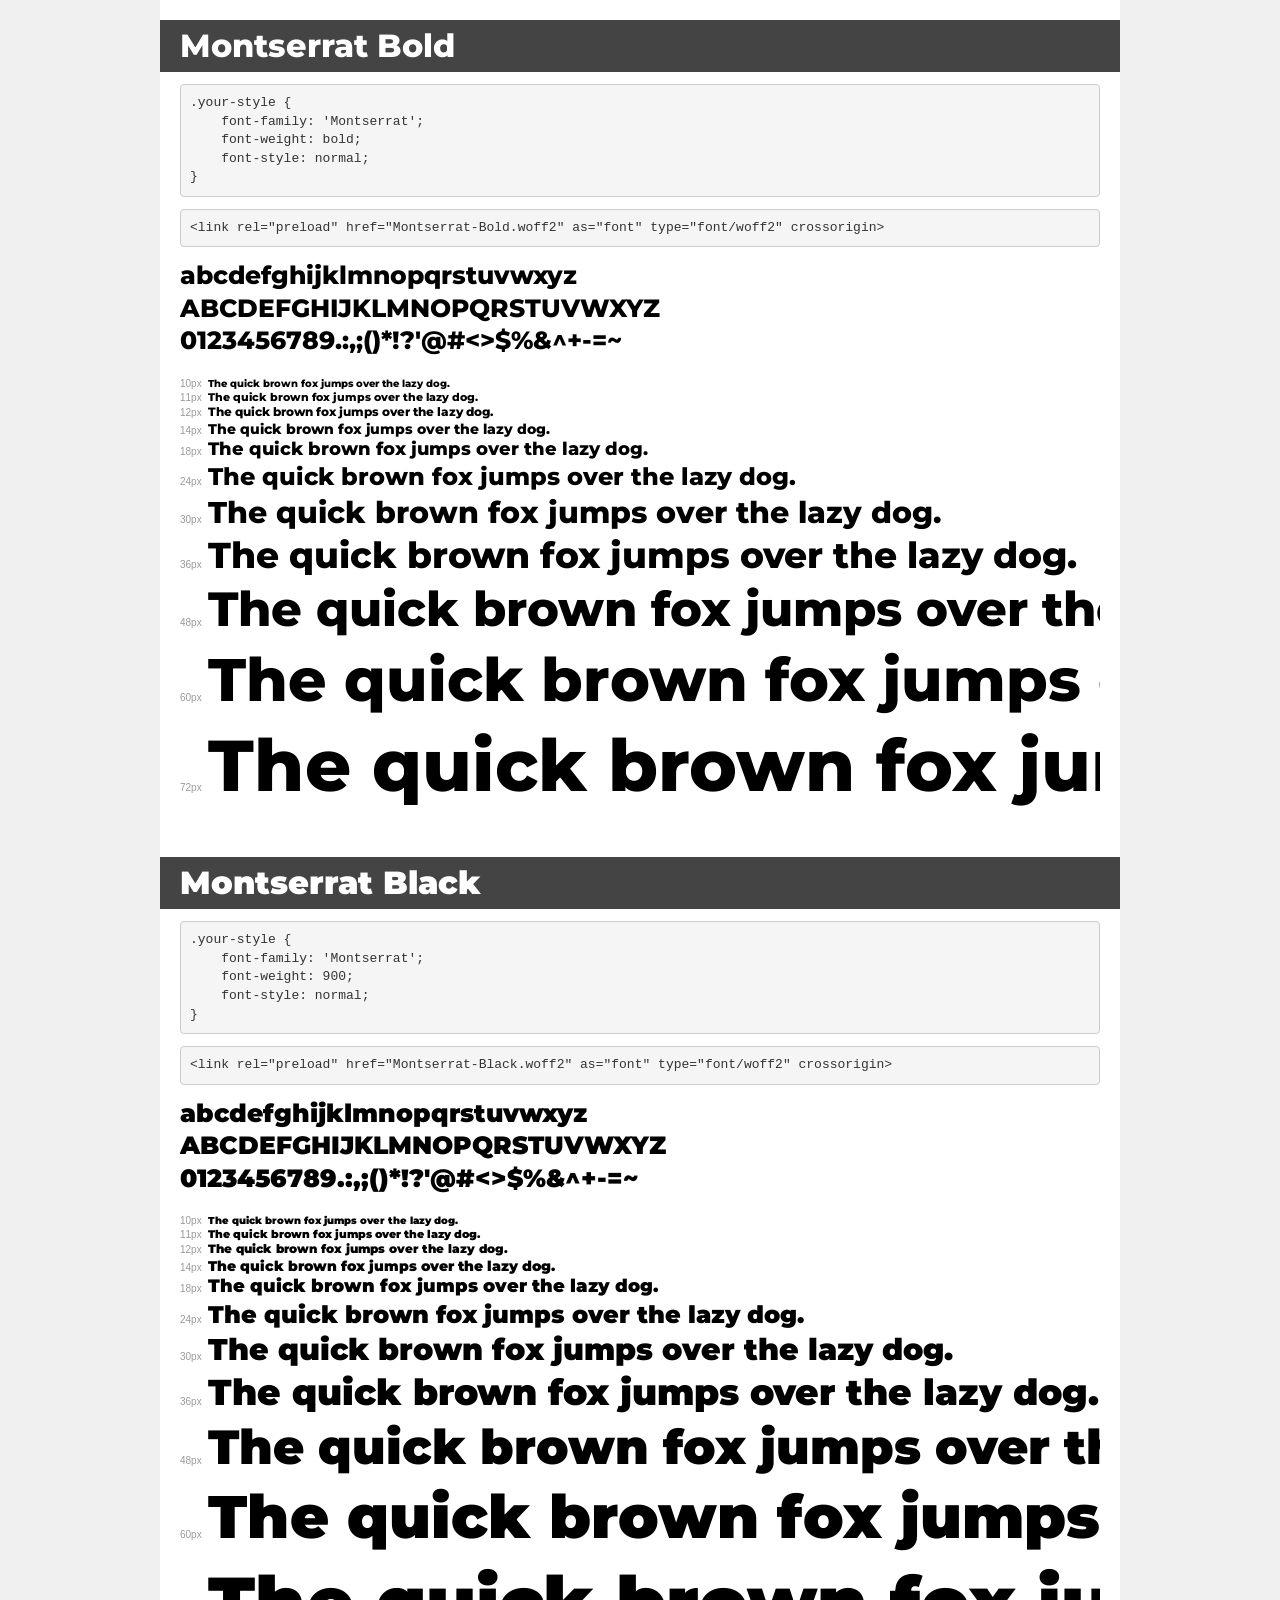
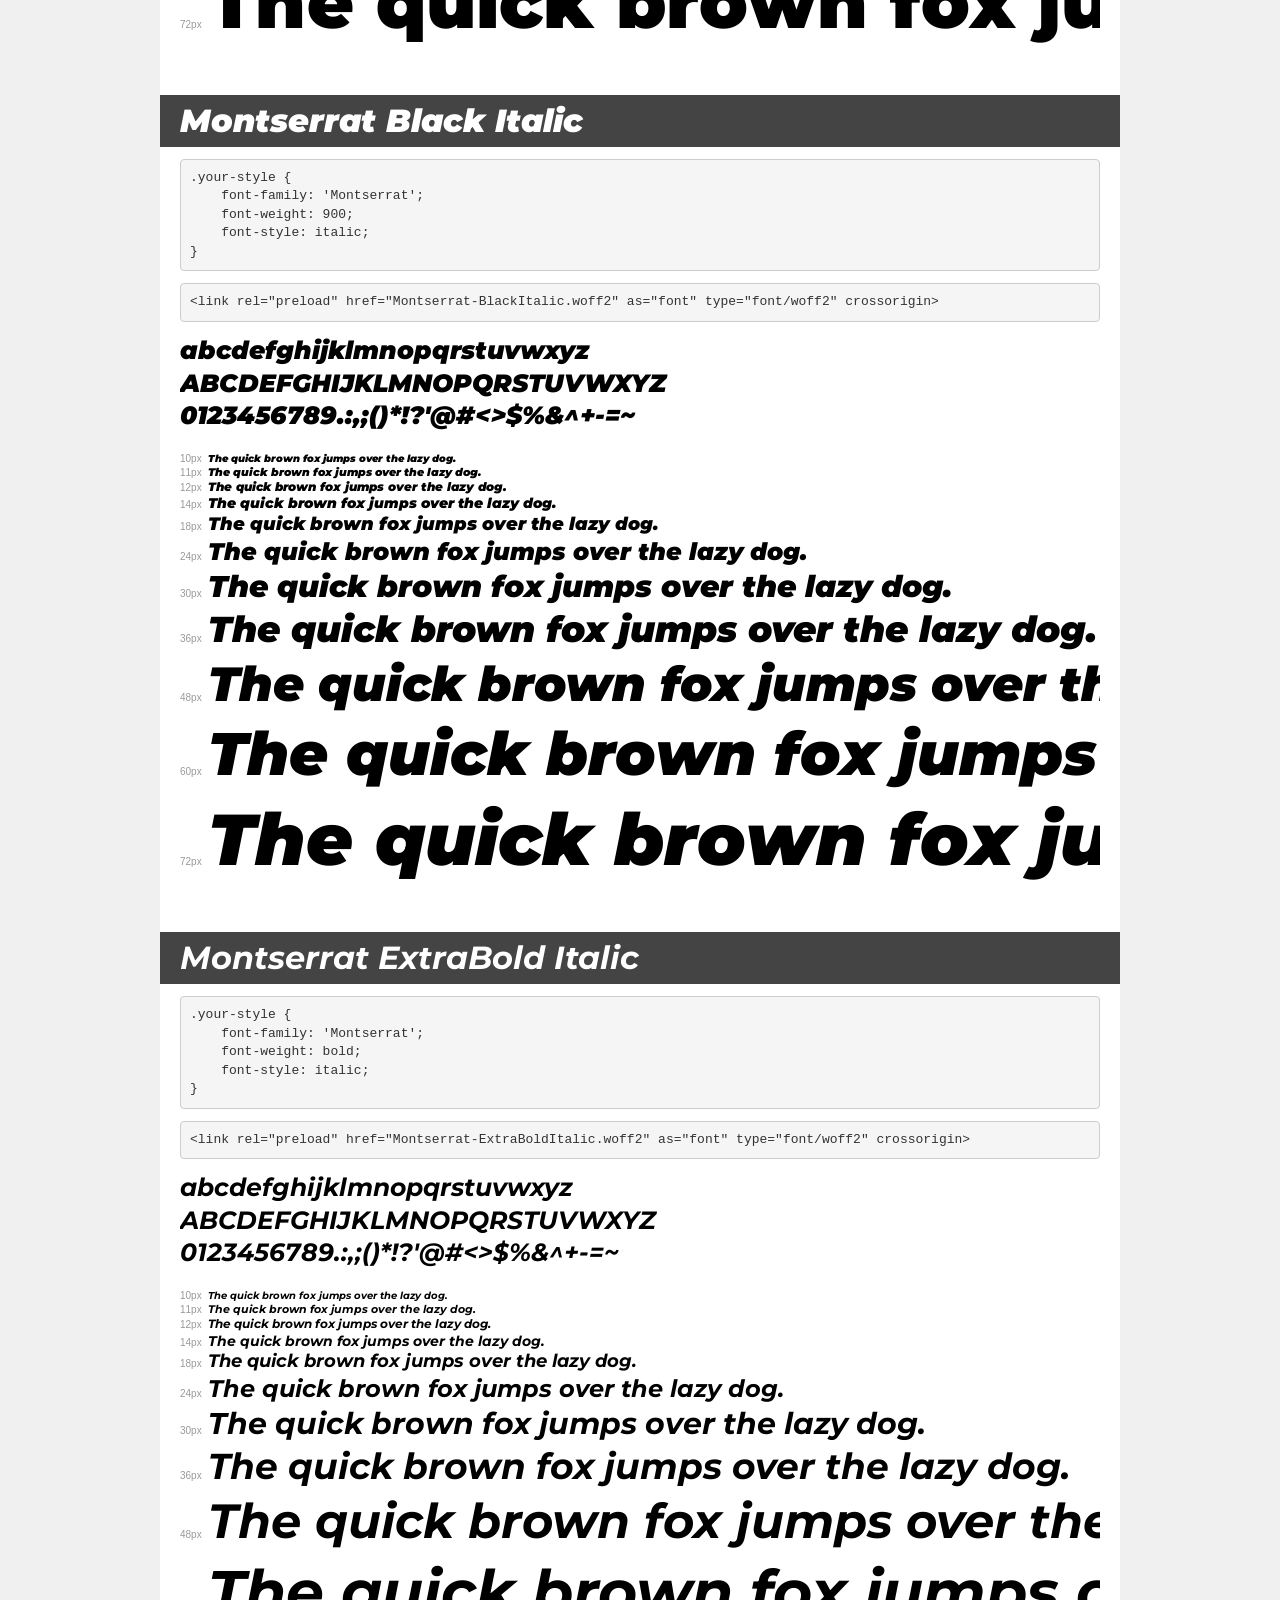
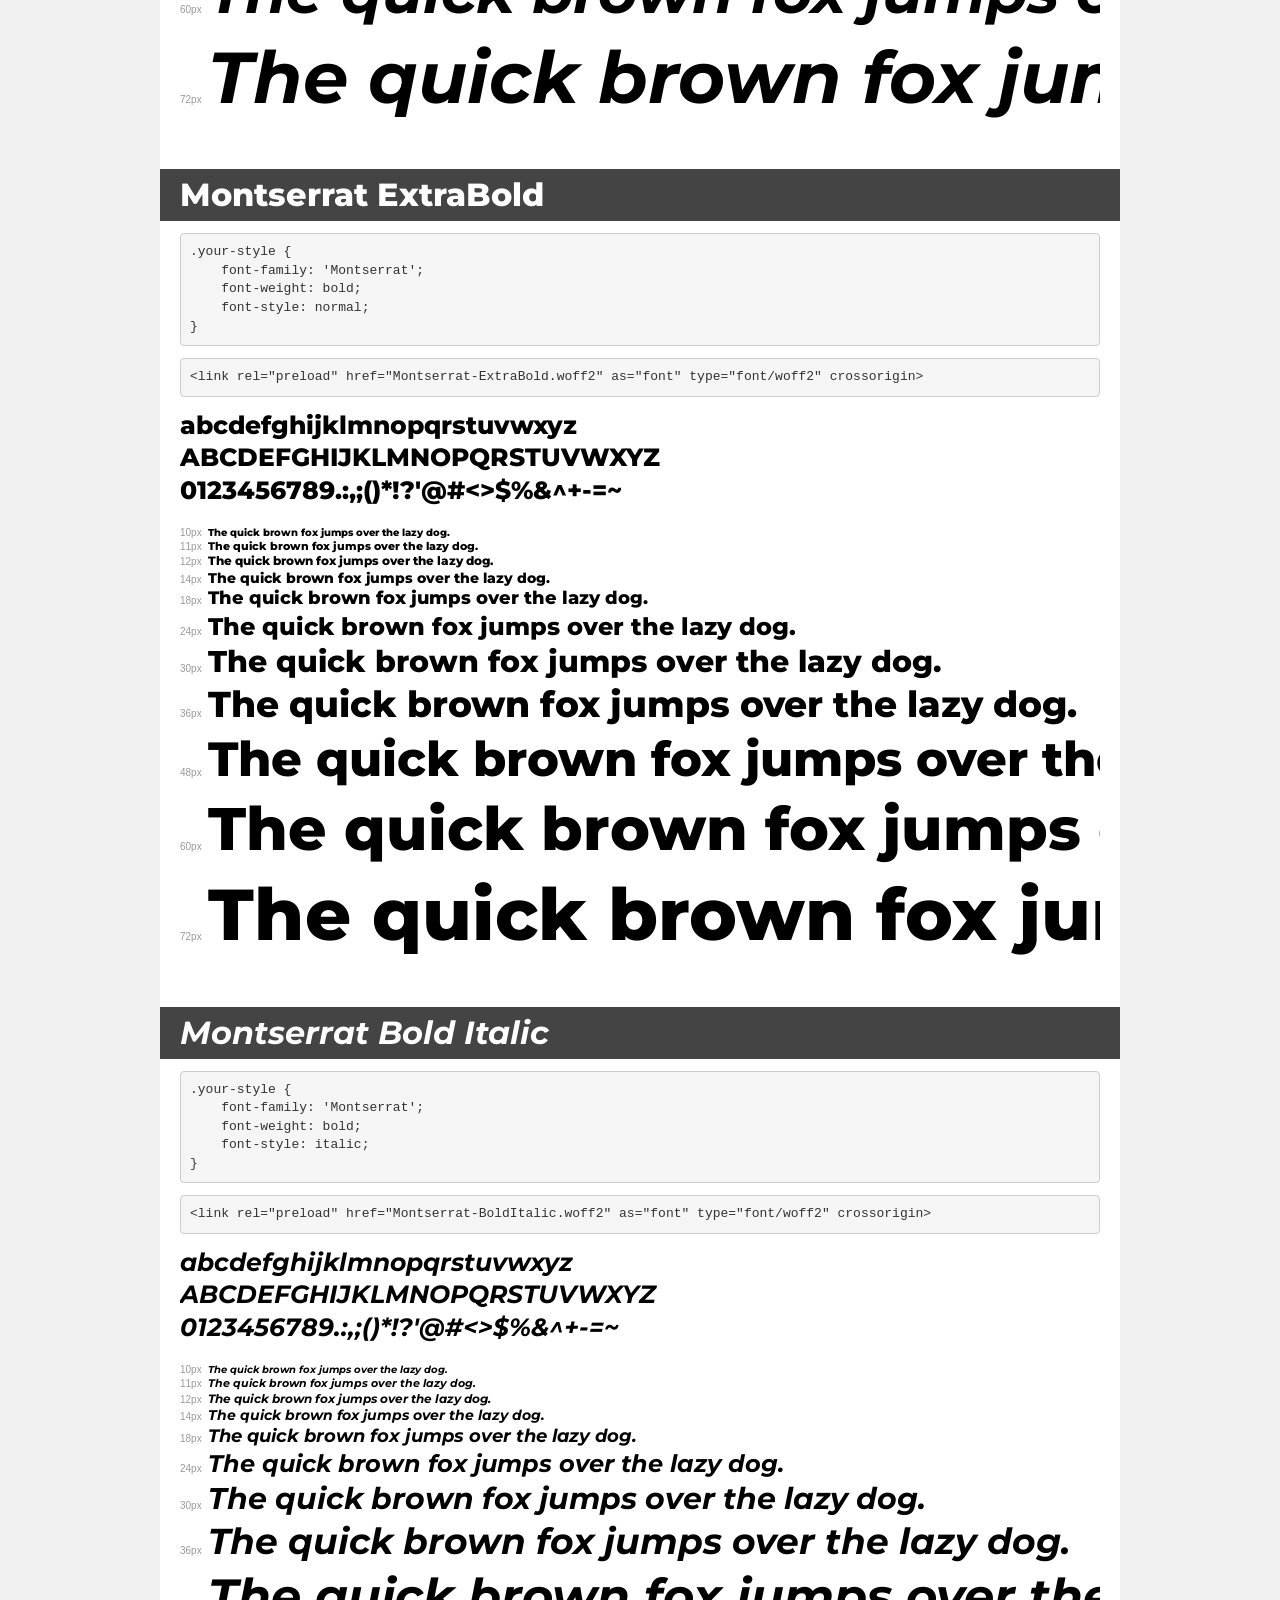
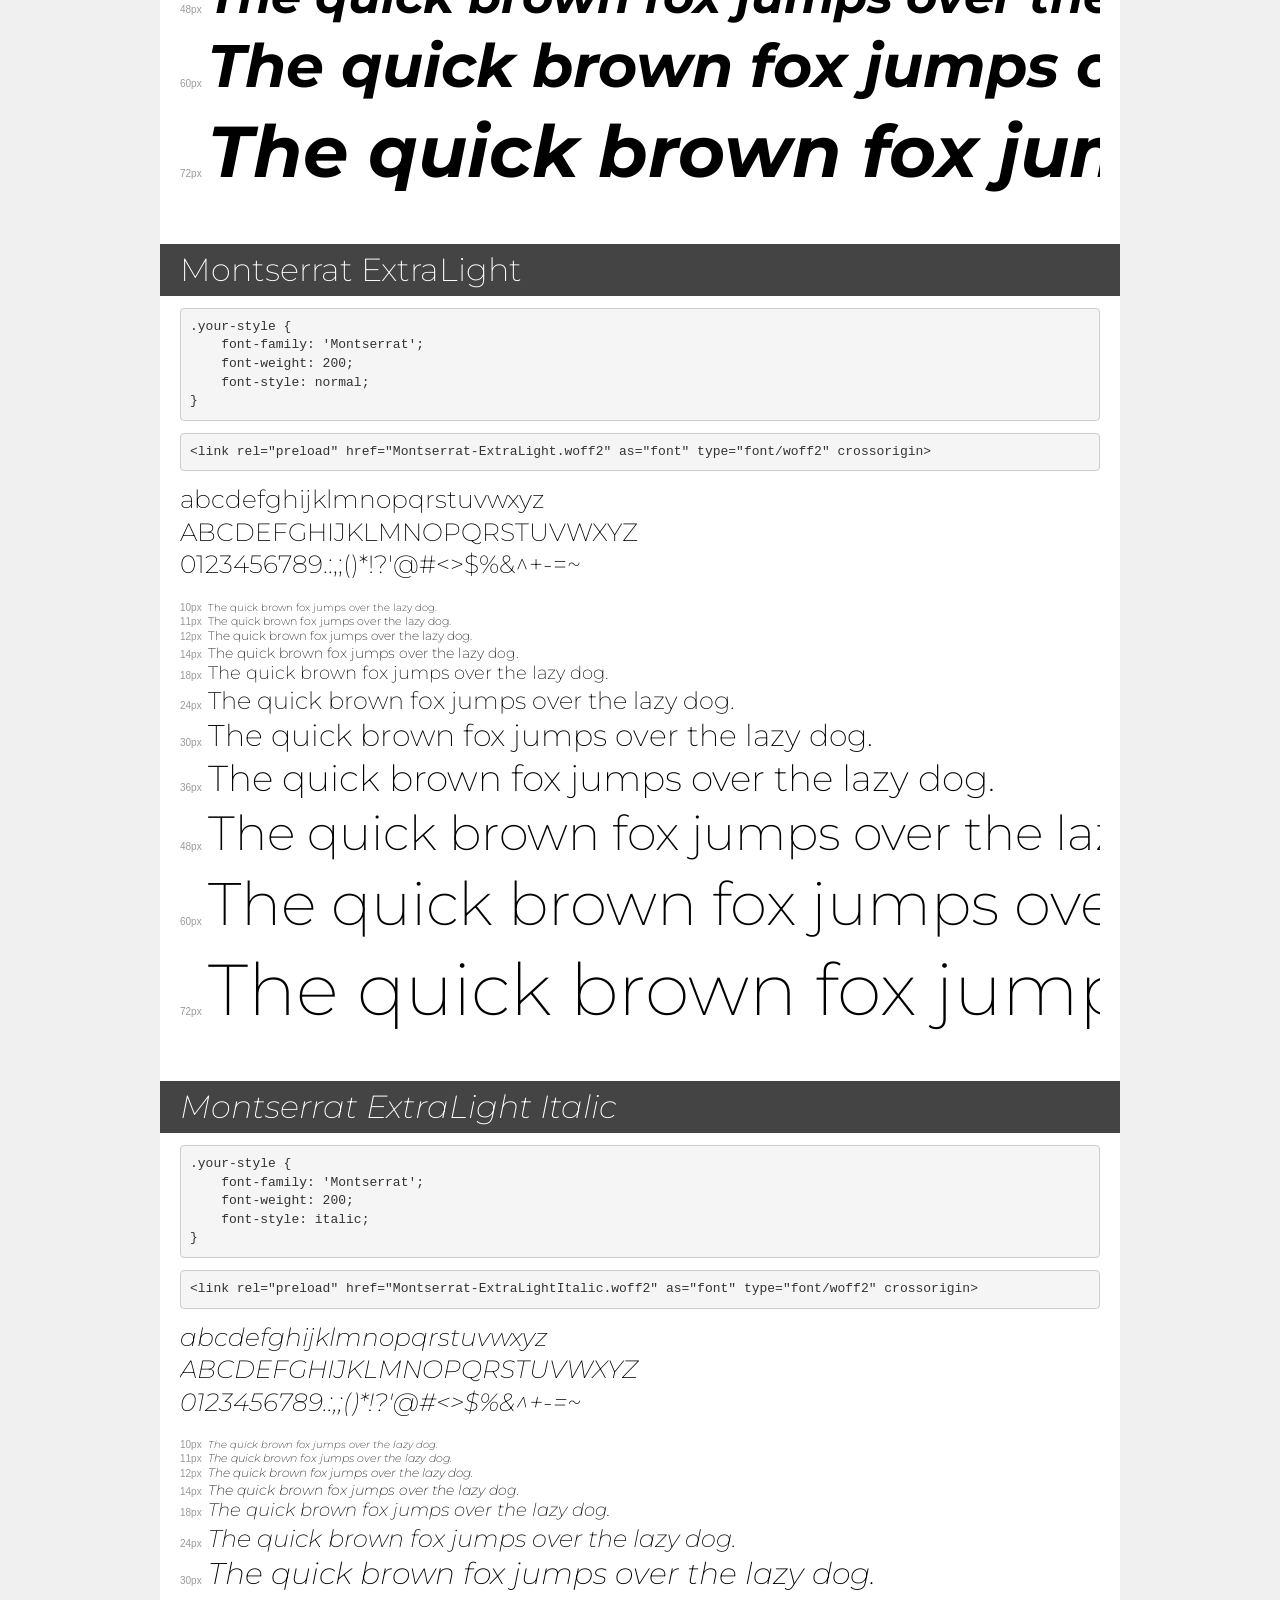
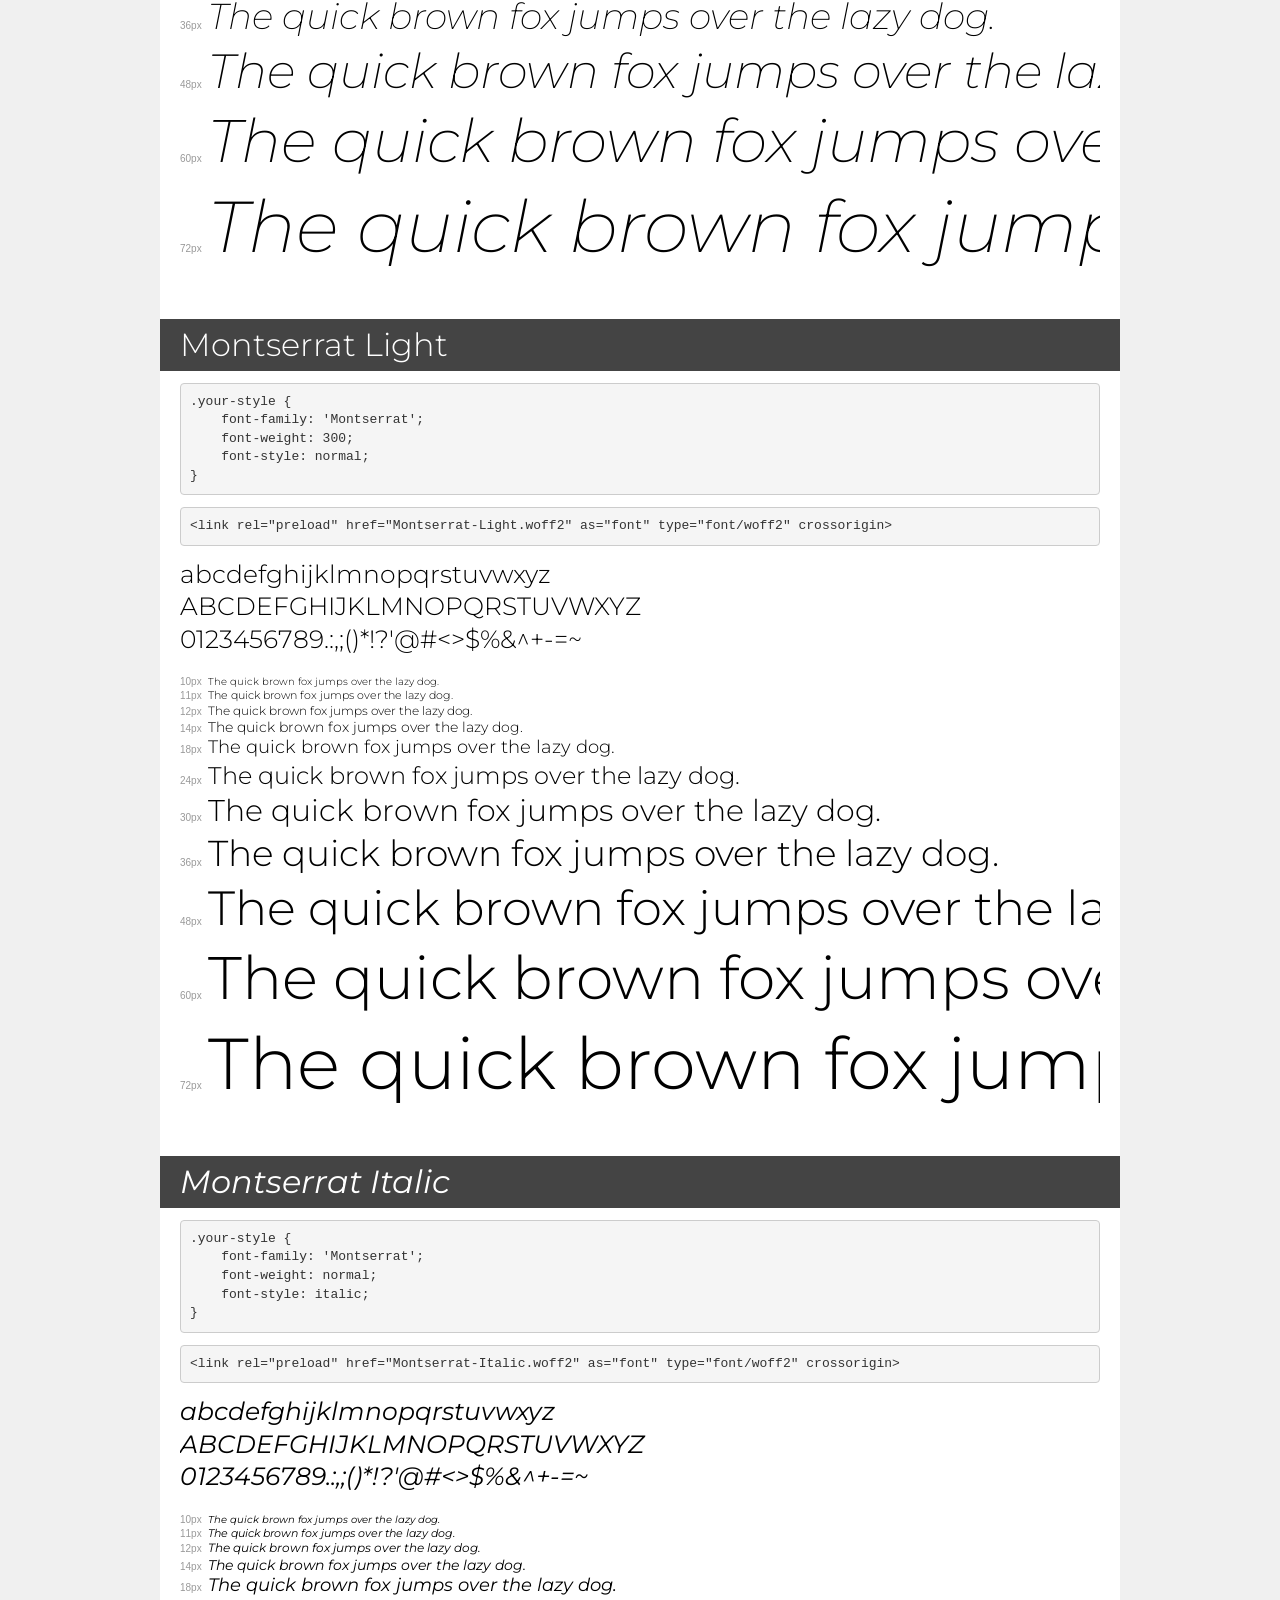
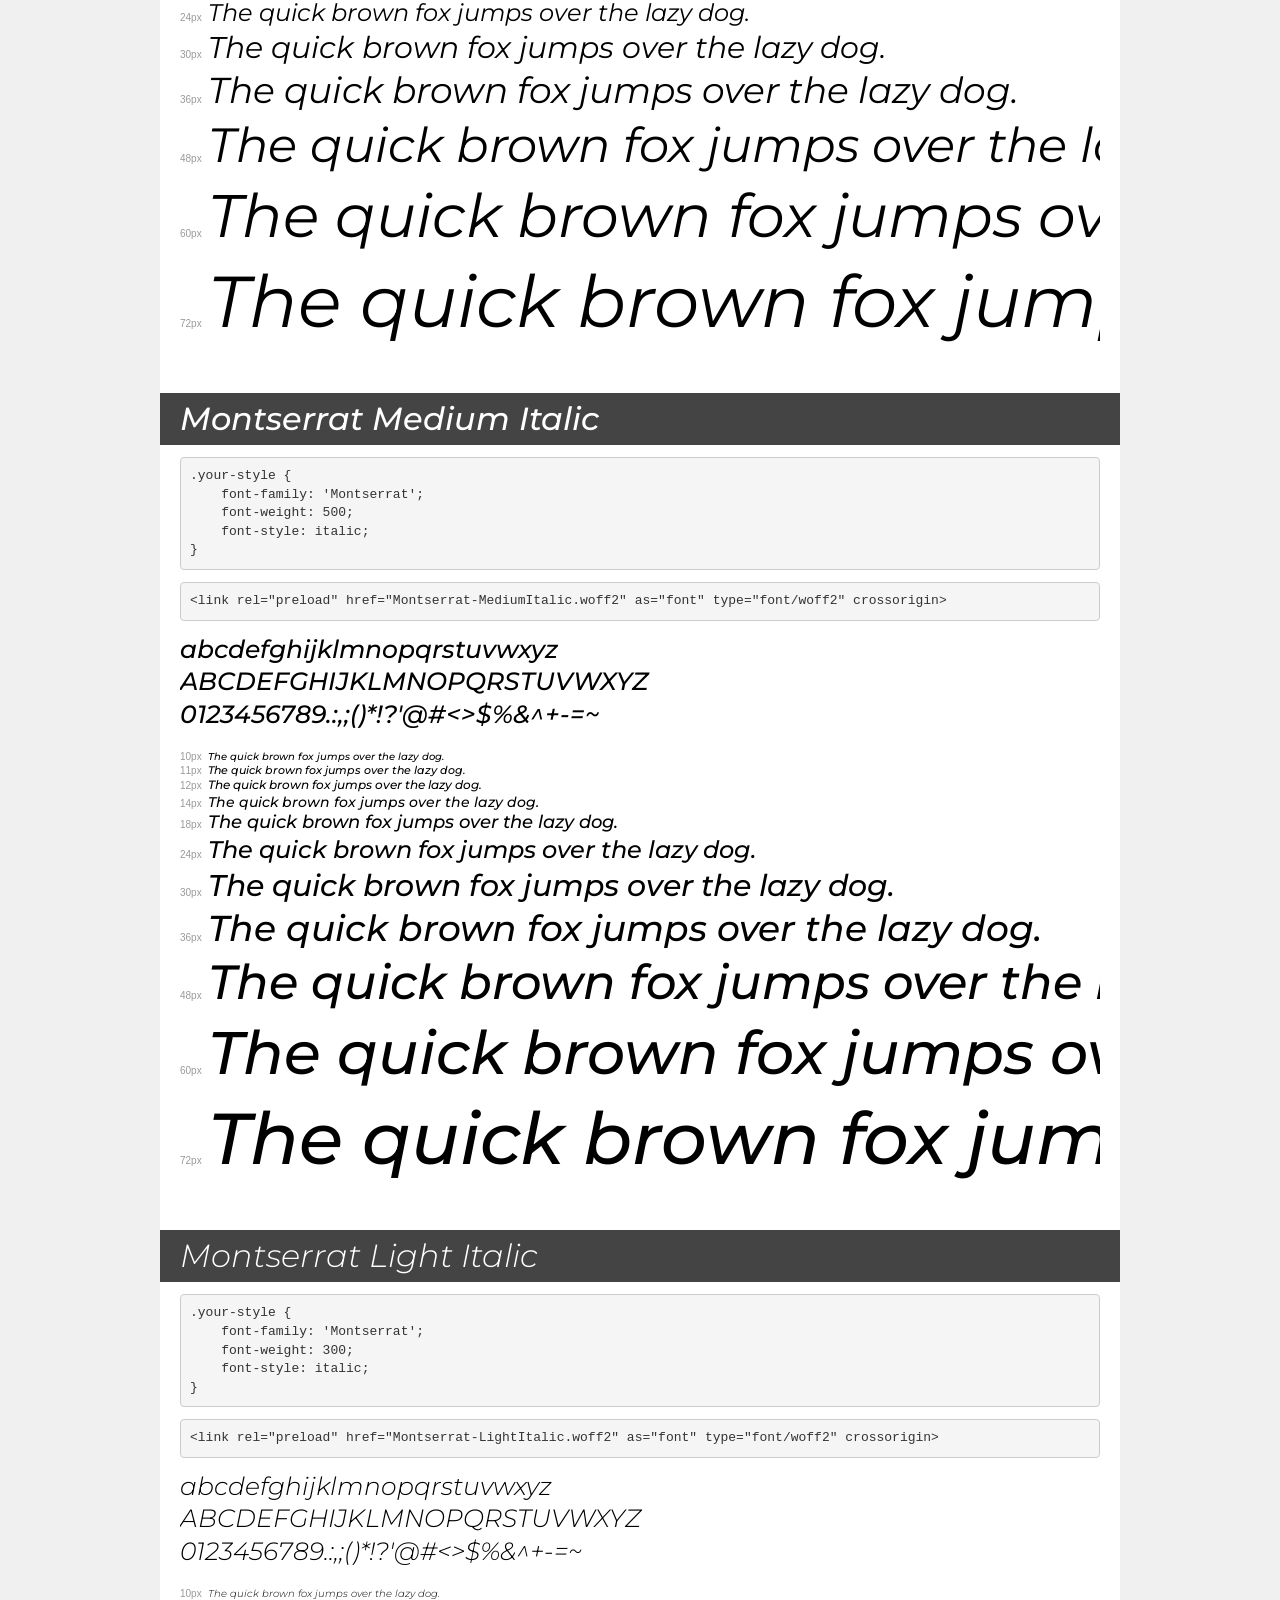
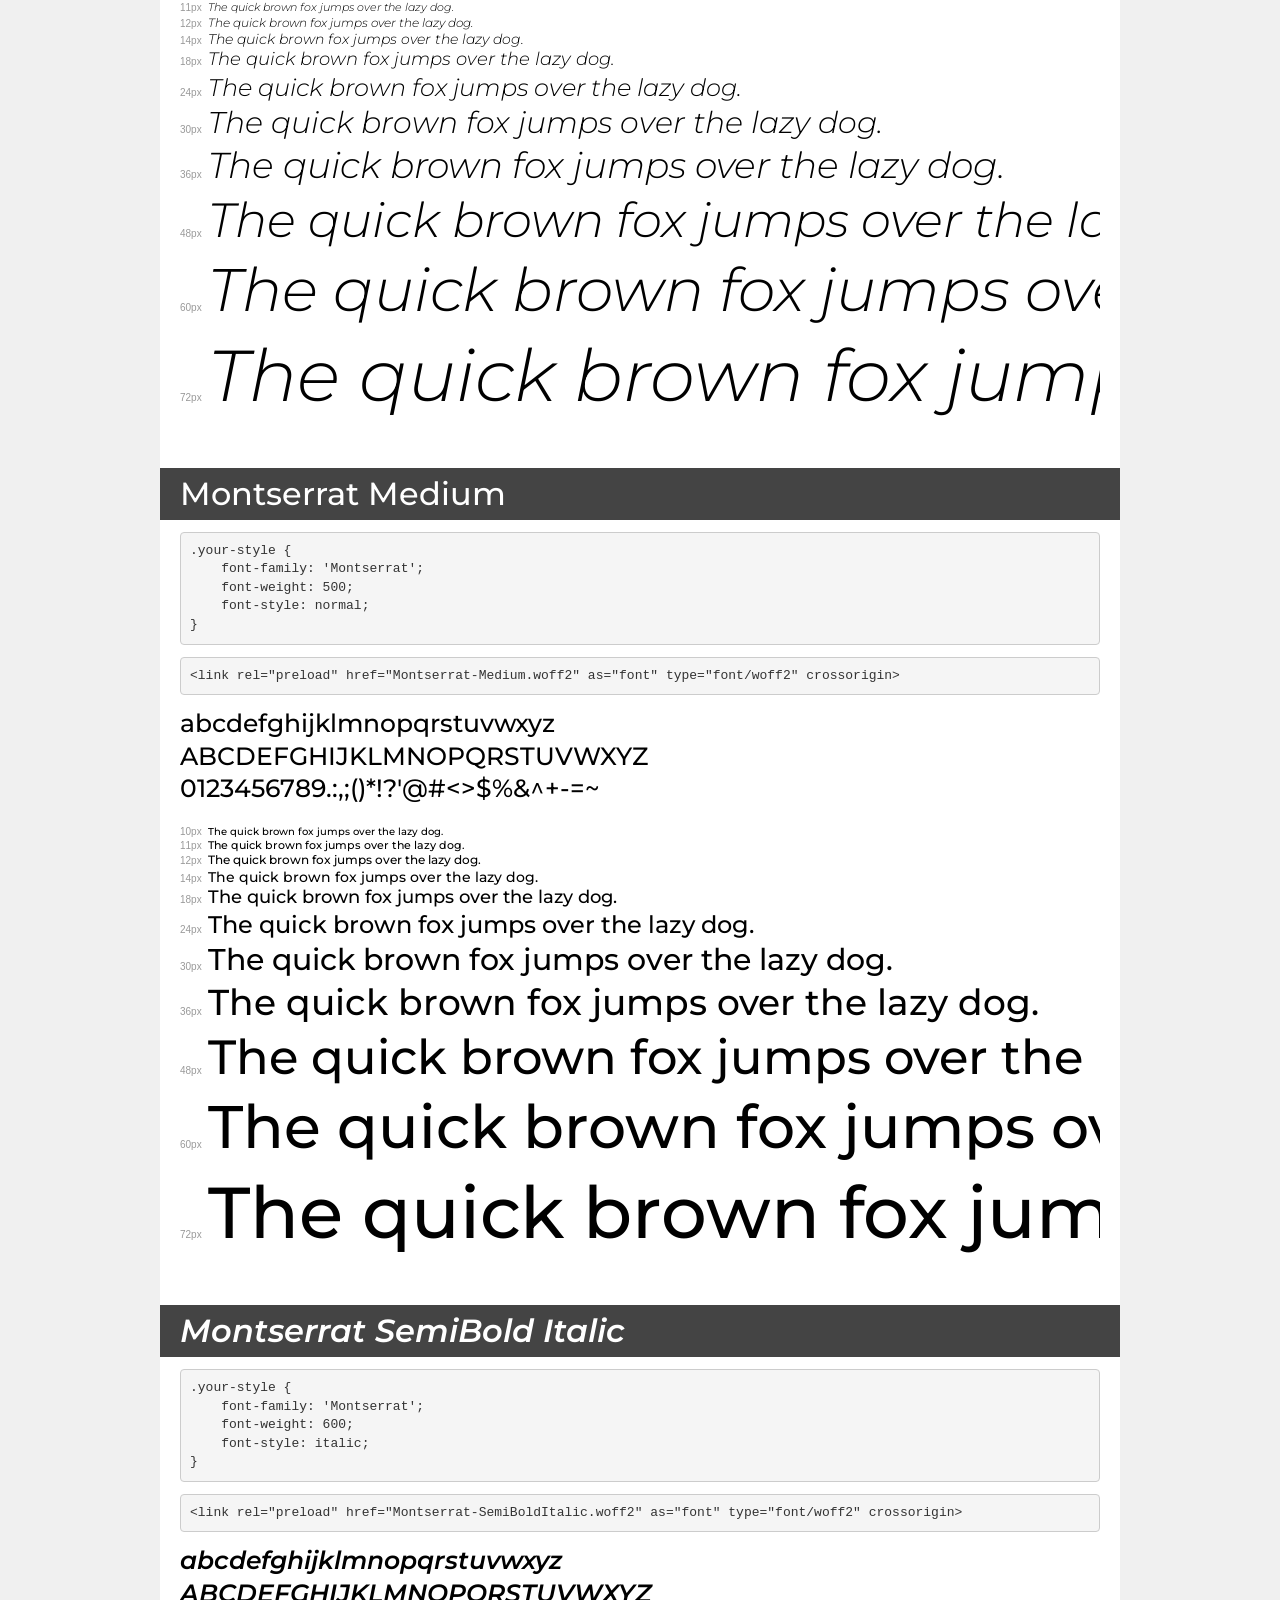
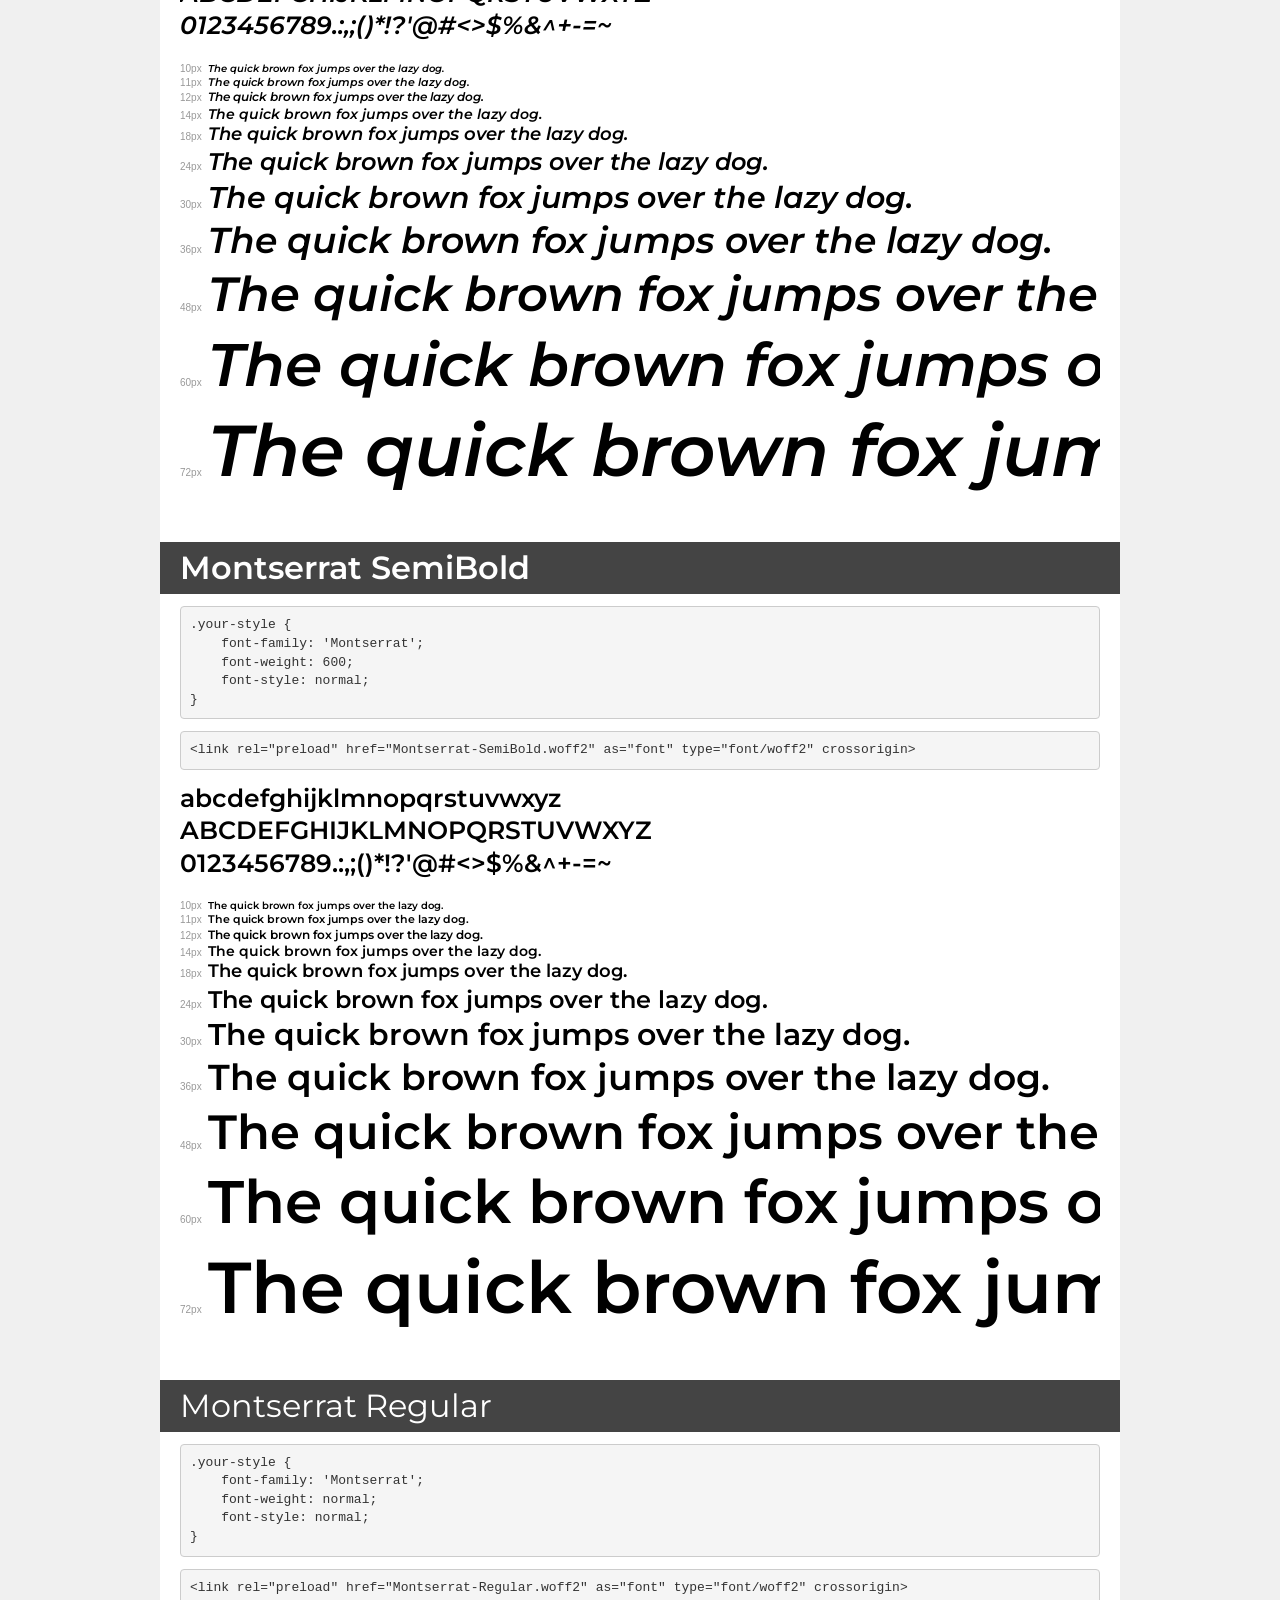
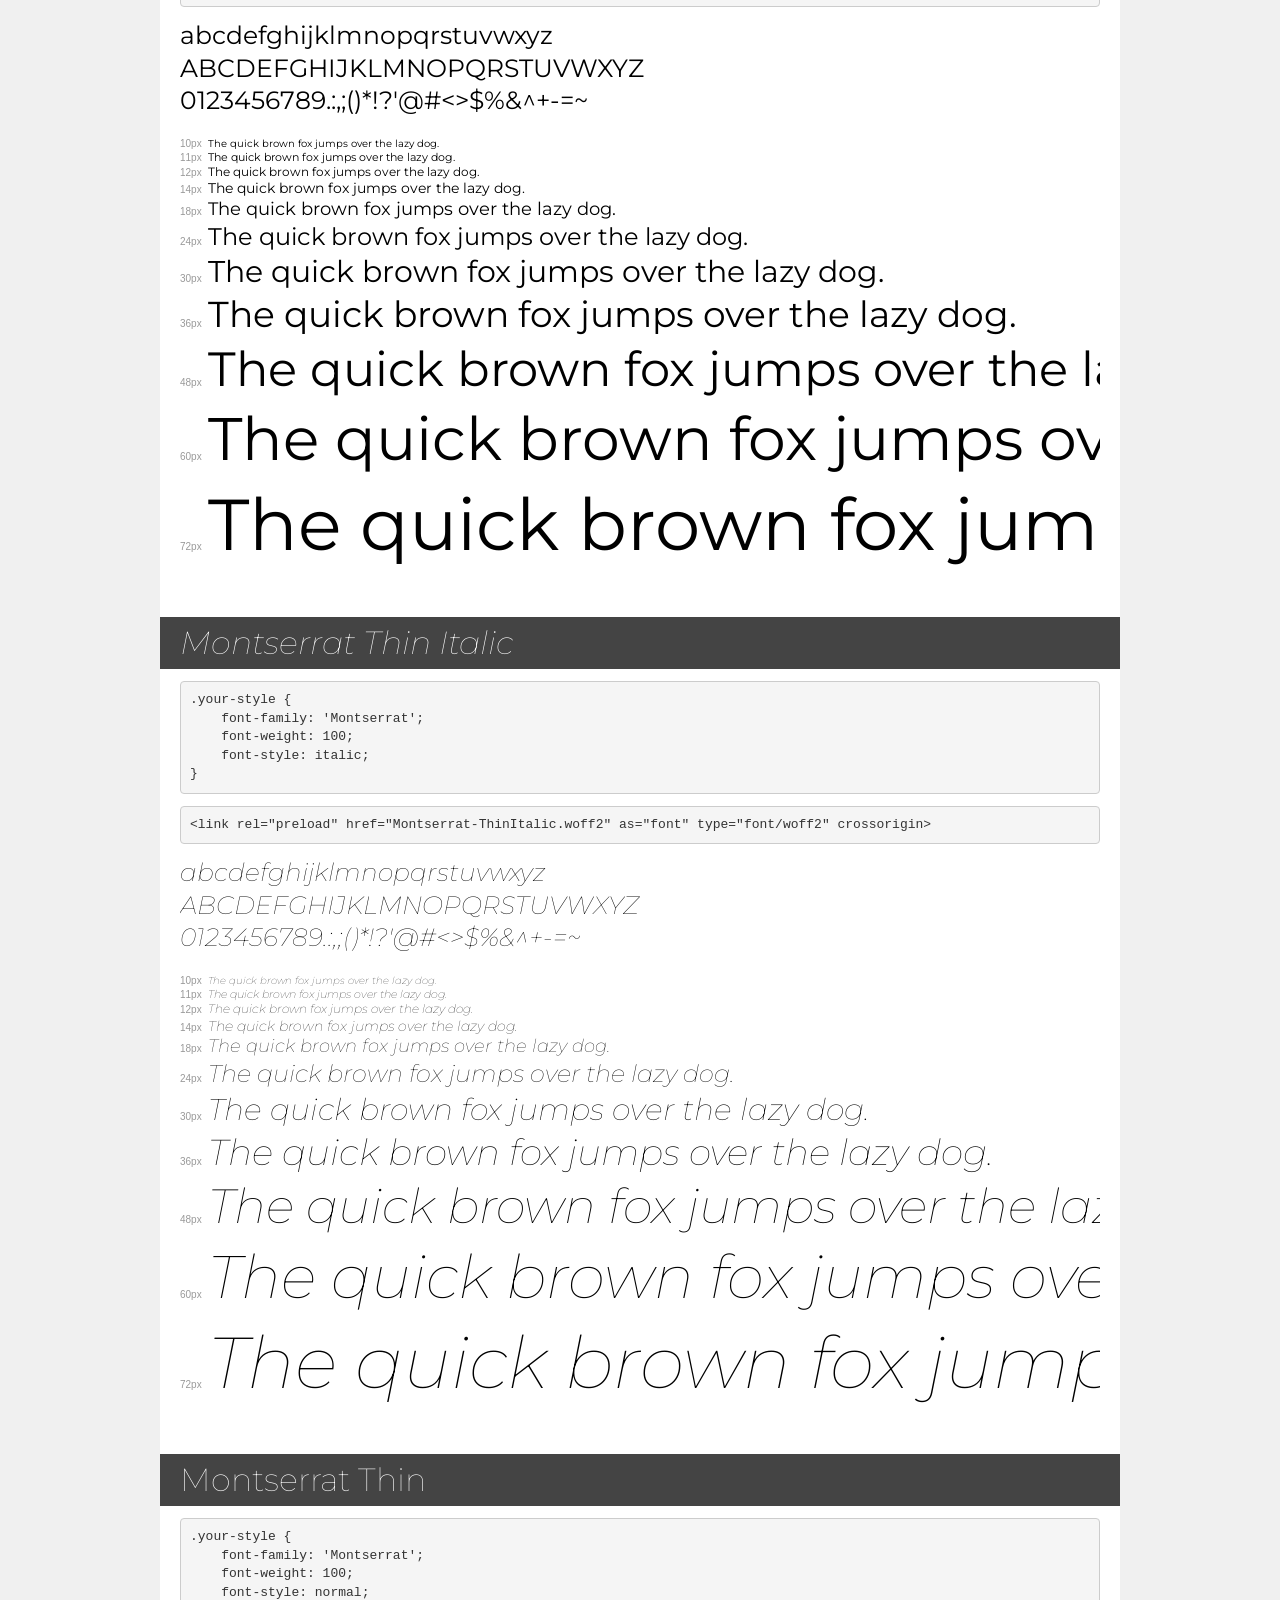
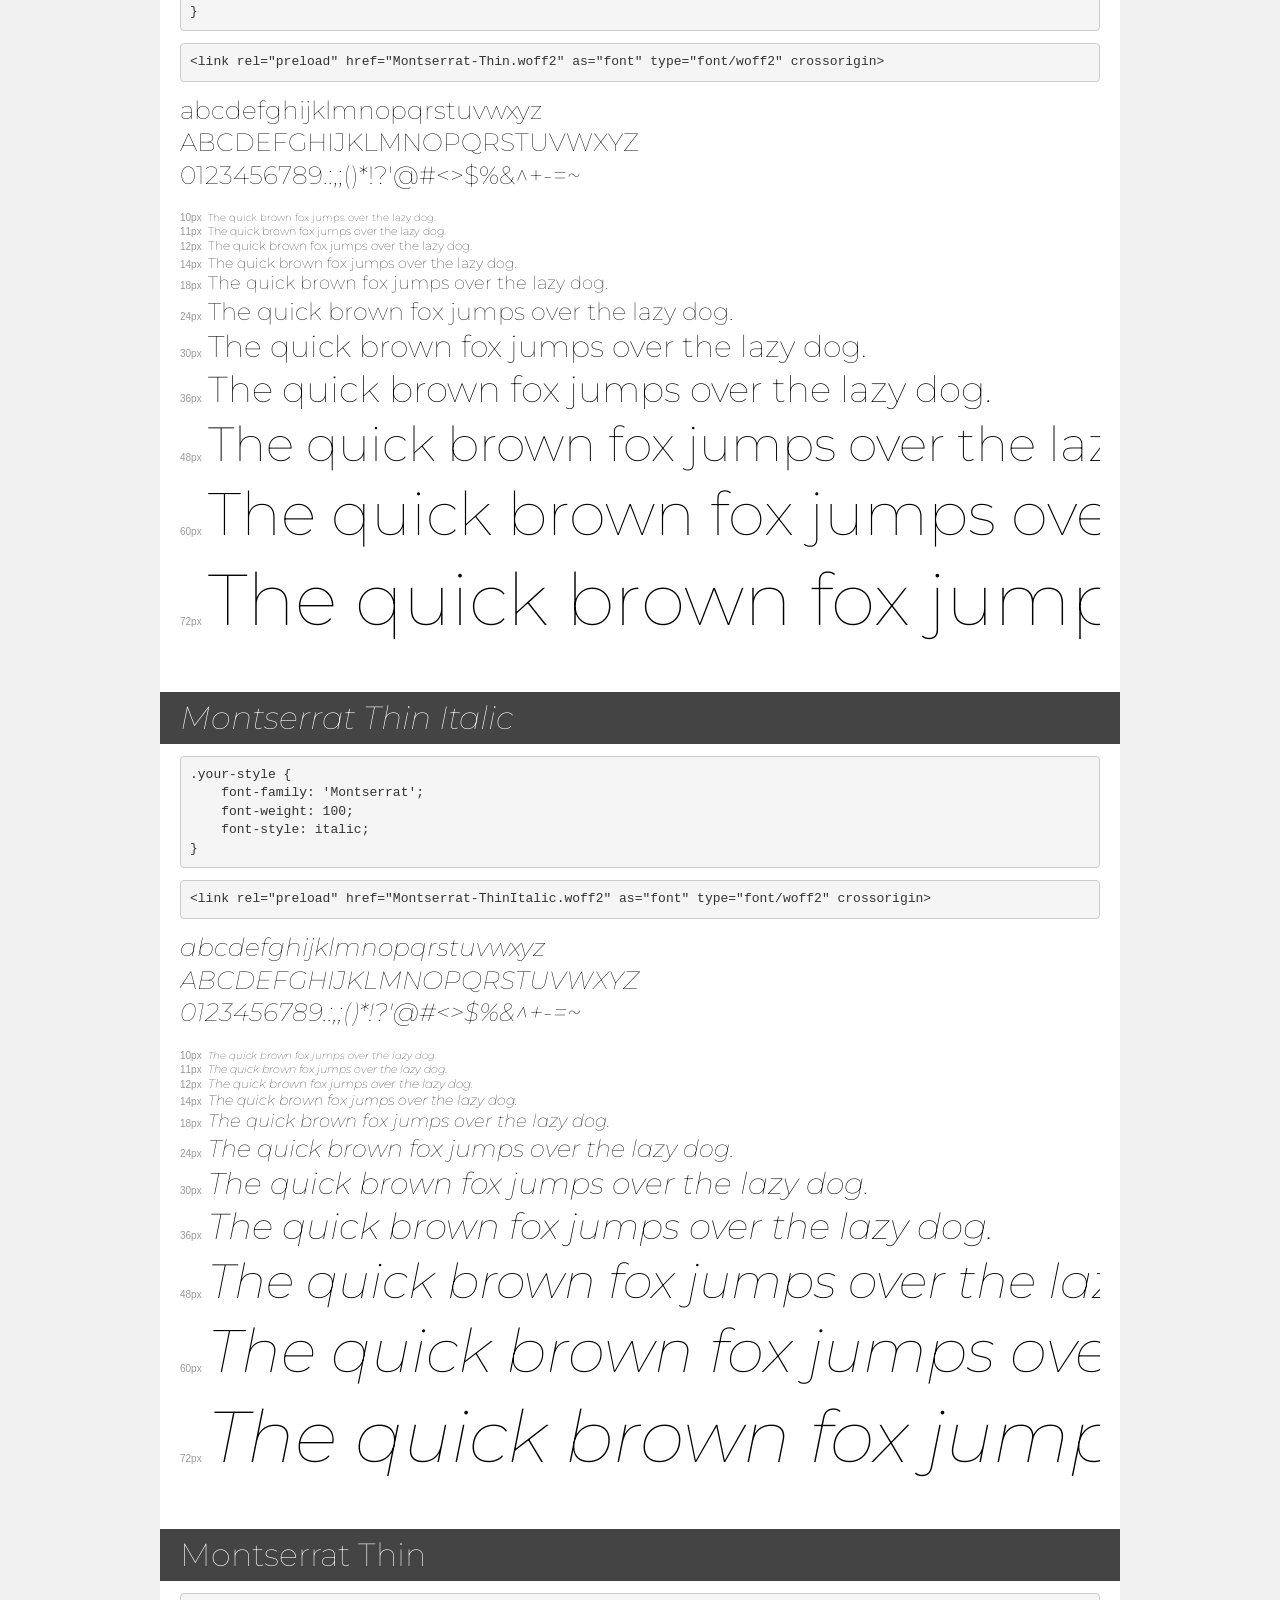
<file: font/montserrat-font/demo.html>
<!DOCTYPE html>
<html lang="en">
<head>
    <meta charset="utf-8">
    <meta http-equiv="X-UA-Compatible" content="IE=edge">
    <meta name="viewport" content="width=device-width, initial-scale=1">
    <meta name="robots" content="noindex, noarchive">
    <meta name="format-detection" content="telephone=no">
    <title>Transfonter demo</title>
    <link href="stylesheet.css" rel="stylesheet">
    <style>
        /*
        http://meyerweb.com/eric/tools/css/reset/
        v2.0 | 20110126
        License: none (public domain)
        */
        html, body, div, span, applet, object, iframe,
        h1, h2, h3, h4, h5, h6, p, blockquote, pre,
        a, abbr, acronym, address, big, cite, code,
        del, dfn, em, img, ins, kbd, q, s, samp,
        small, strike, strong, sub, sup, tt, var,
        b, u, i, center,
        dl, dt, dd, ol, ul, li,
        fieldset, form, label, legend,
        table, caption, tbody, tfoot, thead, tr, th, td,
        article, aside, canvas, details, embed,
        figure, figcaption, footer, header, hgroup,
        menu, nav, output, ruby, section, summary,
        time, mark, audio, video {
            margin: 0;
            padding: 0;
            border: 0;
            font-size: 100%;
            font: inherit;
            vertical-align: baseline;
        }
        /* HTML5 display-role reset for older browsers */
        article, aside, details, figcaption, figure,
        footer, header, hgroup, menu, nav, section {
            display: block;
        }
        body {
            line-height: 1;
        }
        ol, ul {
            list-style: none;
        }
        blockquote, q {
            quotes: none;
        }
        blockquote:before, blockquote:after,
        q:before, q:after {
            content: '';
            content: none;
        }
        table {
            border-collapse: collapse;
            border-spacing: 0;
        }
        /* demo styles */
        body {
            background: #f0f0f0;
            color: #000;
        }
        .page {
            background: #fff;
            width: 920px;
            margin: 0 auto;
            padding: 20px 20px 0 20px;
            overflow: hidden;
        }
        .font-container {
            overflow-x: auto;
            overflow-y: hidden;
            margin-bottom: 40px;
            line-height: 1.3;
            white-space: nowrap;
            padding-bottom: 5px;
        }
        h1 {
            position: relative;
            background: #444;
            font-size: 32px;
            color: #fff;
            padding: 10px 20px;
            margin: 0 -20px 12px -20px;
        }
        .letters {
            font-size: 25px;
            margin-bottom: 20px;
        }
        .s10:before {
            content: '10px';
        }
        .s11:before {
            content: '11px';
        }
        .s12:before {
            content: '12px';
        }
        .s14:before {
            content: '14px';
        }
        .s18:before {
            content: '18px';
        }
        .s24:before {
            content: '24px';
        }
        .s30:before {
            content: '30px';
        }
        .s36:before {
            content: '36px';
        }
        .s48:before {
            content: '48px';
        }
        .s60:before {
            content: '60px';
        }
        .s72:before {
            content: '72px';
        }
        .s10:before, .s11:before, .s12:before, .s14:before,
        .s18:before, .s24:before, .s30:before, .s36:before,
        .s48:before, .s60:before, .s72:before {
            font-family: Arial, sans-serif;
            font-size: 10px;
            font-weight: normal;
            font-style: normal;
            color: #999;
            padding-right: 6px;
        }
        pre {
            display: block;
            padding: 9px;
            margin: 0 0 12px;
            font-family: Monaco, Menlo, Consolas, "Courier New", monospace;
            font-size: 13px;
            line-height: 1.428571429;
            color: #333;
            font-weight: normal;
            font-style: normal;
            background-color: #f5f5f5;
            border: 1px solid #ccc;
            overflow-x: auto;
            border-radius: 4px;
        }
        /* responsive */
        @media (max-width: 959px) {
            .page {
                width: auto;
                margin: 0;
            }
        }
    </style>
</head>
<body>
<div class="page">
    <div class="demo">
        <h1 style="font-family: 'Montserrat'; font-weight: bold; font-style: normal;">Montserrat Bold</h1>
        <pre title="Usage">.your-style {
    font-family: 'Montserrat';
    font-weight: bold;
    font-style: normal;
}</pre>
        <pre title="Preload (optional)">
&lt;link rel=&quot;preload&quot; href=&quot;Montserrat-Bold.woff2&quot; as=&quot;font&quot; type=&quot;font/woff2&quot; crossorigin&gt;</pre>
        <div class="font-container" style="font-family: 'Montserrat'; font-weight: bold; font-style: normal;">
            <p class="letters">
                abcdefghijklmnopqrstuvwxyz<br>
ABCDEFGHIJKLMNOPQRSTUVWXYZ<br>
                0123456789.:,;()*!?'@#&lt;&gt;$%&^+-=~
            </p>
            <p class="s10" style="font-size: 10px;">The quick brown fox jumps over the lazy dog.</p>
            <p class="s11" style="font-size: 11px;">The quick brown fox jumps over the lazy dog.</p>
            <p class="s12" style="font-size: 12px;">The quick brown fox jumps over the lazy dog.</p>
            <p class="s14" style="font-size: 14px;">The quick brown fox jumps over the lazy dog.</p>
            <p class="s18" style="font-size: 18px;">The quick brown fox jumps over the lazy dog.</p>
            <p class="s24" style="font-size: 24px;">The quick brown fox jumps over the lazy dog.</p>
            <p class="s30" style="font-size: 30px;">The quick brown fox jumps over the lazy dog.</p>
            <p class="s36" style="font-size: 36px;">The quick brown fox jumps over the lazy dog.</p>
            <p class="s48" style="font-size: 48px;">The quick brown fox jumps over the lazy dog.</p>
            <p class="s60" style="font-size: 60px;">The quick brown fox jumps over the lazy dog.</p>
            <p class="s72" style="font-size: 72px;">The quick brown fox jumps over the lazy dog.</p>
        </div>
    </div>

    <div class="demo">
        <h1 style="font-family: 'Montserrat'; font-weight: 900; font-style: normal;">Montserrat Black</h1>
        <pre title="Usage">.your-style {
    font-family: 'Montserrat';
    font-weight: 900;
    font-style: normal;
}</pre>
        <pre title="Preload (optional)">
&lt;link rel=&quot;preload&quot; href=&quot;Montserrat-Black.woff2&quot; as=&quot;font&quot; type=&quot;font/woff2&quot; crossorigin&gt;</pre>
        <div class="font-container" style="font-family: 'Montserrat'; font-weight: 900; font-style: normal;">
            <p class="letters">
                abcdefghijklmnopqrstuvwxyz<br>
ABCDEFGHIJKLMNOPQRSTUVWXYZ<br>
                0123456789.:,;()*!?'@#&lt;&gt;$%&^+-=~
            </p>
            <p class="s10" style="font-size: 10px;">The quick brown fox jumps over the lazy dog.</p>
            <p class="s11" style="font-size: 11px;">The quick brown fox jumps over the lazy dog.</p>
            <p class="s12" style="font-size: 12px;">The quick brown fox jumps over the lazy dog.</p>
            <p class="s14" style="font-size: 14px;">The quick brown fox jumps over the lazy dog.</p>
            <p class="s18" style="font-size: 18px;">The quick brown fox jumps over the lazy dog.</p>
            <p class="s24" style="font-size: 24px;">The quick brown fox jumps over the lazy dog.</p>
            <p class="s30" style="font-size: 30px;">The quick brown fox jumps over the lazy dog.</p>
            <p class="s36" style="font-size: 36px;">The quick brown fox jumps over the lazy dog.</p>
            <p class="s48" style="font-size: 48px;">The quick brown fox jumps over the lazy dog.</p>
            <p class="s60" style="font-size: 60px;">The quick brown fox jumps over the lazy dog.</p>
            <p class="s72" style="font-size: 72px;">The quick brown fox jumps over the lazy dog.</p>
        </div>
    </div>

    <div class="demo">
        <h1 style="font-family: 'Montserrat'; font-weight: 900; font-style: italic;">Montserrat Black Italic</h1>
        <pre title="Usage">.your-style {
    font-family: 'Montserrat';
    font-weight: 900;
    font-style: italic;
}</pre>
        <pre title="Preload (optional)">
&lt;link rel=&quot;preload&quot; href=&quot;Montserrat-BlackItalic.woff2&quot; as=&quot;font&quot; type=&quot;font/woff2&quot; crossorigin&gt;</pre>
        <div class="font-container" style="font-family: 'Montserrat'; font-weight: 900; font-style: italic;">
            <p class="letters">
                abcdefghijklmnopqrstuvwxyz<br>
ABCDEFGHIJKLMNOPQRSTUVWXYZ<br>
                0123456789.:,;()*!?'@#&lt;&gt;$%&^+-=~
            </p>
            <p class="s10" style="font-size: 10px;">The quick brown fox jumps over the lazy dog.</p>
            <p class="s11" style="font-size: 11px;">The quick brown fox jumps over the lazy dog.</p>
            <p class="s12" style="font-size: 12px;">The quick brown fox jumps over the lazy dog.</p>
            <p class="s14" style="font-size: 14px;">The quick brown fox jumps over the lazy dog.</p>
            <p class="s18" style="font-size: 18px;">The quick brown fox jumps over the lazy dog.</p>
            <p class="s24" style="font-size: 24px;">The quick brown fox jumps over the lazy dog.</p>
            <p class="s30" style="font-size: 30px;">The quick brown fox jumps over the lazy dog.</p>
            <p class="s36" style="font-size: 36px;">The quick brown fox jumps over the lazy dog.</p>
            <p class="s48" style="font-size: 48px;">The quick brown fox jumps over the lazy dog.</p>
            <p class="s60" style="font-size: 60px;">The quick brown fox jumps over the lazy dog.</p>
            <p class="s72" style="font-size: 72px;">The quick brown fox jumps over the lazy dog.</p>
        </div>
    </div>

    <div class="demo">
        <h1 style="font-family: 'Montserrat'; font-weight: bold; font-style: italic;">Montserrat ExtraBold Italic</h1>
        <pre title="Usage">.your-style {
    font-family: 'Montserrat';
    font-weight: bold;
    font-style: italic;
}</pre>
        <pre title="Preload (optional)">
&lt;link rel=&quot;preload&quot; href=&quot;Montserrat-ExtraBoldItalic.woff2&quot; as=&quot;font&quot; type=&quot;font/woff2&quot; crossorigin&gt;</pre>
        <div class="font-container" style="font-family: 'Montserrat'; font-weight: bold; font-style: italic;">
            <p class="letters">
                abcdefghijklmnopqrstuvwxyz<br>
ABCDEFGHIJKLMNOPQRSTUVWXYZ<br>
                0123456789.:,;()*!?'@#&lt;&gt;$%&^+-=~
            </p>
            <p class="s10" style="font-size: 10px;">The quick brown fox jumps over the lazy dog.</p>
            <p class="s11" style="font-size: 11px;">The quick brown fox jumps over the lazy dog.</p>
            <p class="s12" style="font-size: 12px;">The quick brown fox jumps over the lazy dog.</p>
            <p class="s14" style="font-size: 14px;">The quick brown fox jumps over the lazy dog.</p>
            <p class="s18" style="font-size: 18px;">The quick brown fox jumps over the lazy dog.</p>
            <p class="s24" style="font-size: 24px;">The quick brown fox jumps over the lazy dog.</p>
            <p class="s30" style="font-size: 30px;">The quick brown fox jumps over the lazy dog.</p>
            <p class="s36" style="font-size: 36px;">The quick brown fox jumps over the lazy dog.</p>
            <p class="s48" style="font-size: 48px;">The quick brown fox jumps over the lazy dog.</p>
            <p class="s60" style="font-size: 60px;">The quick brown fox jumps over the lazy dog.</p>
            <p class="s72" style="font-size: 72px;">The quick brown fox jumps over the lazy dog.</p>
        </div>
    </div>

    <div class="demo">
        <h1 style="font-family: 'Montserrat'; font-weight: bold; font-style: normal;">Montserrat ExtraBold</h1>
        <pre title="Usage">.your-style {
    font-family: 'Montserrat';
    font-weight: bold;
    font-style: normal;
}</pre>
        <pre title="Preload (optional)">
&lt;link rel=&quot;preload&quot; href=&quot;Montserrat-ExtraBold.woff2&quot; as=&quot;font&quot; type=&quot;font/woff2&quot; crossorigin&gt;</pre>
        <div class="font-container" style="font-family: 'Montserrat'; font-weight: bold; font-style: normal;">
            <p class="letters">
                abcdefghijklmnopqrstuvwxyz<br>
ABCDEFGHIJKLMNOPQRSTUVWXYZ<br>
                0123456789.:,;()*!?'@#&lt;&gt;$%&^+-=~
            </p>
            <p class="s10" style="font-size: 10px;">The quick brown fox jumps over the lazy dog.</p>
            <p class="s11" style="font-size: 11px;">The quick brown fox jumps over the lazy dog.</p>
            <p class="s12" style="font-size: 12px;">The quick brown fox jumps over the lazy dog.</p>
            <p class="s14" style="font-size: 14px;">The quick brown fox jumps over the lazy dog.</p>
            <p class="s18" style="font-size: 18px;">The quick brown fox jumps over the lazy dog.</p>
            <p class="s24" style="font-size: 24px;">The quick brown fox jumps over the lazy dog.</p>
            <p class="s30" style="font-size: 30px;">The quick brown fox jumps over the lazy dog.</p>
            <p class="s36" style="font-size: 36px;">The quick brown fox jumps over the lazy dog.</p>
            <p class="s48" style="font-size: 48px;">The quick brown fox jumps over the lazy dog.</p>
            <p class="s60" style="font-size: 60px;">The quick brown fox jumps over the lazy dog.</p>
            <p class="s72" style="font-size: 72px;">The quick brown fox jumps over the lazy dog.</p>
        </div>
    </div>

    <div class="demo">
        <h1 style="font-family: 'Montserrat'; font-weight: bold; font-style: italic;">Montserrat Bold Italic</h1>
        <pre title="Usage">.your-style {
    font-family: 'Montserrat';
    font-weight: bold;
    font-style: italic;
}</pre>
        <pre title="Preload (optional)">
&lt;link rel=&quot;preload&quot; href=&quot;Montserrat-BoldItalic.woff2&quot; as=&quot;font&quot; type=&quot;font/woff2&quot; crossorigin&gt;</pre>
        <div class="font-container" style="font-family: 'Montserrat'; font-weight: bold; font-style: italic;">
            <p class="letters">
                abcdefghijklmnopqrstuvwxyz<br>
ABCDEFGHIJKLMNOPQRSTUVWXYZ<br>
                0123456789.:,;()*!?'@#&lt;&gt;$%&^+-=~
            </p>
            <p class="s10" style="font-size: 10px;">The quick brown fox jumps over the lazy dog.</p>
            <p class="s11" style="font-size: 11px;">The quick brown fox jumps over the lazy dog.</p>
            <p class="s12" style="font-size: 12px;">The quick brown fox jumps over the lazy dog.</p>
            <p class="s14" style="font-size: 14px;">The quick brown fox jumps over the lazy dog.</p>
            <p class="s18" style="font-size: 18px;">The quick brown fox jumps over the lazy dog.</p>
            <p class="s24" style="font-size: 24px;">The quick brown fox jumps over the lazy dog.</p>
            <p class="s30" style="font-size: 30px;">The quick brown fox jumps over the lazy dog.</p>
            <p class="s36" style="font-size: 36px;">The quick brown fox jumps over the lazy dog.</p>
            <p class="s48" style="font-size: 48px;">The quick brown fox jumps over the lazy dog.</p>
            <p class="s60" style="font-size: 60px;">The quick brown fox jumps over the lazy dog.</p>
            <p class="s72" style="font-size: 72px;">The quick brown fox jumps over the lazy dog.</p>
        </div>
    </div>

    <div class="demo">
        <h1 style="font-family: 'Montserrat'; font-weight: 200; font-style: normal;">Montserrat ExtraLight</h1>
        <pre title="Usage">.your-style {
    font-family: 'Montserrat';
    font-weight: 200;
    font-style: normal;
}</pre>
        <pre title="Preload (optional)">
&lt;link rel=&quot;preload&quot; href=&quot;Montserrat-ExtraLight.woff2&quot; as=&quot;font&quot; type=&quot;font/woff2&quot; crossorigin&gt;</pre>
        <div class="font-container" style="font-family: 'Montserrat'; font-weight: 200; font-style: normal;">
            <p class="letters">
                abcdefghijklmnopqrstuvwxyz<br>
ABCDEFGHIJKLMNOPQRSTUVWXYZ<br>
                0123456789.:,;()*!?'@#&lt;&gt;$%&^+-=~
            </p>
            <p class="s10" style="font-size: 10px;">The quick brown fox jumps over the lazy dog.</p>
            <p class="s11" style="font-size: 11px;">The quick brown fox jumps over the lazy dog.</p>
            <p class="s12" style="font-size: 12px;">The quick brown fox jumps over the lazy dog.</p>
            <p class="s14" style="font-size: 14px;">The quick brown fox jumps over the lazy dog.</p>
            <p class="s18" style="font-size: 18px;">The quick brown fox jumps over the lazy dog.</p>
            <p class="s24" style="font-size: 24px;">The quick brown fox jumps over the lazy dog.</p>
            <p class="s30" style="font-size: 30px;">The quick brown fox jumps over the lazy dog.</p>
            <p class="s36" style="font-size: 36px;">The quick brown fox jumps over the lazy dog.</p>
            <p class="s48" style="font-size: 48px;">The quick brown fox jumps over the lazy dog.</p>
            <p class="s60" style="font-size: 60px;">The quick brown fox jumps over the lazy dog.</p>
            <p class="s72" style="font-size: 72px;">The quick brown fox jumps over the lazy dog.</p>
        </div>
    </div>

    <div class="demo">
        <h1 style="font-family: 'Montserrat'; font-weight: 200; font-style: italic;">Montserrat ExtraLight Italic</h1>
        <pre title="Usage">.your-style {
    font-family: 'Montserrat';
    font-weight: 200;
    font-style: italic;
}</pre>
        <pre title="Preload (optional)">
&lt;link rel=&quot;preload&quot; href=&quot;Montserrat-ExtraLightItalic.woff2&quot; as=&quot;font&quot; type=&quot;font/woff2&quot; crossorigin&gt;</pre>
        <div class="font-container" style="font-family: 'Montserrat'; font-weight: 200; font-style: italic;">
            <p class="letters">
                abcdefghijklmnopqrstuvwxyz<br>
ABCDEFGHIJKLMNOPQRSTUVWXYZ<br>
                0123456789.:,;()*!?'@#&lt;&gt;$%&^+-=~
            </p>
            <p class="s10" style="font-size: 10px;">The quick brown fox jumps over the lazy dog.</p>
            <p class="s11" style="font-size: 11px;">The quick brown fox jumps over the lazy dog.</p>
            <p class="s12" style="font-size: 12px;">The quick brown fox jumps over the lazy dog.</p>
            <p class="s14" style="font-size: 14px;">The quick brown fox jumps over the lazy dog.</p>
            <p class="s18" style="font-size: 18px;">The quick brown fox jumps over the lazy dog.</p>
            <p class="s24" style="font-size: 24px;">The quick brown fox jumps over the lazy dog.</p>
            <p class="s30" style="font-size: 30px;">The quick brown fox jumps over the lazy dog.</p>
            <p class="s36" style="font-size: 36px;">The quick brown fox jumps over the lazy dog.</p>
            <p class="s48" style="font-size: 48px;">The quick brown fox jumps over the lazy dog.</p>
            <p class="s60" style="font-size: 60px;">The quick brown fox jumps over the lazy dog.</p>
            <p class="s72" style="font-size: 72px;">The quick brown fox jumps over the lazy dog.</p>
        </div>
    </div>

    <div class="demo">
        <h1 style="font-family: 'Montserrat'; font-weight: 300; font-style: normal;">Montserrat Light</h1>
        <pre title="Usage">.your-style {
    font-family: 'Montserrat';
    font-weight: 300;
    font-style: normal;
}</pre>
        <pre title="Preload (optional)">
&lt;link rel=&quot;preload&quot; href=&quot;Montserrat-Light.woff2&quot; as=&quot;font&quot; type=&quot;font/woff2&quot; crossorigin&gt;</pre>
        <div class="font-container" style="font-family: 'Montserrat'; font-weight: 300; font-style: normal;">
            <p class="letters">
                abcdefghijklmnopqrstuvwxyz<br>
ABCDEFGHIJKLMNOPQRSTUVWXYZ<br>
                0123456789.:,;()*!?'@#&lt;&gt;$%&^+-=~
            </p>
            <p class="s10" style="font-size: 10px;">The quick brown fox jumps over the lazy dog.</p>
            <p class="s11" style="font-size: 11px;">The quick brown fox jumps over the lazy dog.</p>
            <p class="s12" style="font-size: 12px;">The quick brown fox jumps over the lazy dog.</p>
            <p class="s14" style="font-size: 14px;">The quick brown fox jumps over the lazy dog.</p>
            <p class="s18" style="font-size: 18px;">The quick brown fox jumps over the lazy dog.</p>
            <p class="s24" style="font-size: 24px;">The quick brown fox jumps over the lazy dog.</p>
            <p class="s30" style="font-size: 30px;">The quick brown fox jumps over the lazy dog.</p>
            <p class="s36" style="font-size: 36px;">The quick brown fox jumps over the lazy dog.</p>
            <p class="s48" style="font-size: 48px;">The quick brown fox jumps over the lazy dog.</p>
            <p class="s60" style="font-size: 60px;">The quick brown fox jumps over the lazy dog.</p>
            <p class="s72" style="font-size: 72px;">The quick brown fox jumps over the lazy dog.</p>
        </div>
    </div>

    <div class="demo">
        <h1 style="font-family: 'Montserrat'; font-weight: normal; font-style: italic;">Montserrat Italic</h1>
        <pre title="Usage">.your-style {
    font-family: 'Montserrat';
    font-weight: normal;
    font-style: italic;
}</pre>
        <pre title="Preload (optional)">
&lt;link rel=&quot;preload&quot; href=&quot;Montserrat-Italic.woff2&quot; as=&quot;font&quot; type=&quot;font/woff2&quot; crossorigin&gt;</pre>
        <div class="font-container" style="font-family: 'Montserrat'; font-weight: normal; font-style: italic;">
            <p class="letters">
                abcdefghijklmnopqrstuvwxyz<br>
ABCDEFGHIJKLMNOPQRSTUVWXYZ<br>
                0123456789.:,;()*!?'@#&lt;&gt;$%&^+-=~
            </p>
            <p class="s10" style="font-size: 10px;">The quick brown fox jumps over the lazy dog.</p>
            <p class="s11" style="font-size: 11px;">The quick brown fox jumps over the lazy dog.</p>
            <p class="s12" style="font-size: 12px;">The quick brown fox jumps over the lazy dog.</p>
            <p class="s14" style="font-size: 14px;">The quick brown fox jumps over the lazy dog.</p>
            <p class="s18" style="font-size: 18px;">The quick brown fox jumps over the lazy dog.</p>
            <p class="s24" style="font-size: 24px;">The quick brown fox jumps over the lazy dog.</p>
            <p class="s30" style="font-size: 30px;">The quick brown fox jumps over the lazy dog.</p>
            <p class="s36" style="font-size: 36px;">The quick brown fox jumps over the lazy dog.</p>
            <p class="s48" style="font-size: 48px;">The quick brown fox jumps over the lazy dog.</p>
            <p class="s60" style="font-size: 60px;">The quick brown fox jumps over the lazy dog.</p>
            <p class="s72" style="font-size: 72px;">The quick brown fox jumps over the lazy dog.</p>
        </div>
    </div>

    <div class="demo">
        <h1 style="font-family: 'Montserrat'; font-weight: 500; font-style: italic;">Montserrat Medium Italic</h1>
        <pre title="Usage">.your-style {
    font-family: 'Montserrat';
    font-weight: 500;
    font-style: italic;
}</pre>
        <pre title="Preload (optional)">
&lt;link rel=&quot;preload&quot; href=&quot;Montserrat-MediumItalic.woff2&quot; as=&quot;font&quot; type=&quot;font/woff2&quot; crossorigin&gt;</pre>
        <div class="font-container" style="font-family: 'Montserrat'; font-weight: 500; font-style: italic;">
            <p class="letters">
                abcdefghijklmnopqrstuvwxyz<br>
ABCDEFGHIJKLMNOPQRSTUVWXYZ<br>
                0123456789.:,;()*!?'@#&lt;&gt;$%&^+-=~
            </p>
            <p class="s10" style="font-size: 10px;">The quick brown fox jumps over the lazy dog.</p>
            <p class="s11" style="font-size: 11px;">The quick brown fox jumps over the lazy dog.</p>
            <p class="s12" style="font-size: 12px;">The quick brown fox jumps over the lazy dog.</p>
            <p class="s14" style="font-size: 14px;">The quick brown fox jumps over the lazy dog.</p>
            <p class="s18" style="font-size: 18px;">The quick brown fox jumps over the lazy dog.</p>
            <p class="s24" style="font-size: 24px;">The quick brown fox jumps over the lazy dog.</p>
            <p class="s30" style="font-size: 30px;">The quick brown fox jumps over the lazy dog.</p>
            <p class="s36" style="font-size: 36px;">The quick brown fox jumps over the lazy dog.</p>
            <p class="s48" style="font-size: 48px;">The quick brown fox jumps over the lazy dog.</p>
            <p class="s60" style="font-size: 60px;">The quick brown fox jumps over the lazy dog.</p>
            <p class="s72" style="font-size: 72px;">The quick brown fox jumps over the lazy dog.</p>
        </div>
    </div>

    <div class="demo">
        <h1 style="font-family: 'Montserrat'; font-weight: 300; font-style: italic;">Montserrat Light Italic</h1>
        <pre title="Usage">.your-style {
    font-family: 'Montserrat';
    font-weight: 300;
    font-style: italic;
}</pre>
        <pre title="Preload (optional)">
&lt;link rel=&quot;preload&quot; href=&quot;Montserrat-LightItalic.woff2&quot; as=&quot;font&quot; type=&quot;font/woff2&quot; crossorigin&gt;</pre>
        <div class="font-container" style="font-family: 'Montserrat'; font-weight: 300; font-style: italic;">
            <p class="letters">
                abcdefghijklmnopqrstuvwxyz<br>
ABCDEFGHIJKLMNOPQRSTUVWXYZ<br>
                0123456789.:,;()*!?'@#&lt;&gt;$%&^+-=~
            </p>
            <p class="s10" style="font-size: 10px;">The quick brown fox jumps over the lazy dog.</p>
            <p class="s11" style="font-size: 11px;">The quick brown fox jumps over the lazy dog.</p>
            <p class="s12" style="font-size: 12px;">The quick brown fox jumps over the lazy dog.</p>
            <p class="s14" style="font-size: 14px;">The quick brown fox jumps over the lazy dog.</p>
            <p class="s18" style="font-size: 18px;">The quick brown fox jumps over the lazy dog.</p>
            <p class="s24" style="font-size: 24px;">The quick brown fox jumps over the lazy dog.</p>
            <p class="s30" style="font-size: 30px;">The quick brown fox jumps over the lazy dog.</p>
            <p class="s36" style="font-size: 36px;">The quick brown fox jumps over the lazy dog.</p>
            <p class="s48" style="font-size: 48px;">The quick brown fox jumps over the lazy dog.</p>
            <p class="s60" style="font-size: 60px;">The quick brown fox jumps over the lazy dog.</p>
            <p class="s72" style="font-size: 72px;">The quick brown fox jumps over the lazy dog.</p>
        </div>
    </div>

    <div class="demo">
        <h1 style="font-family: 'Montserrat'; font-weight: 500; font-style: normal;">Montserrat Medium</h1>
        <pre title="Usage">.your-style {
    font-family: 'Montserrat';
    font-weight: 500;
    font-style: normal;
}</pre>
        <pre title="Preload (optional)">
&lt;link rel=&quot;preload&quot; href=&quot;Montserrat-Medium.woff2&quot; as=&quot;font&quot; type=&quot;font/woff2&quot; crossorigin&gt;</pre>
        <div class="font-container" style="font-family: 'Montserrat'; font-weight: 500; font-style: normal;">
            <p class="letters">
                abcdefghijklmnopqrstuvwxyz<br>
ABCDEFGHIJKLMNOPQRSTUVWXYZ<br>
                0123456789.:,;()*!?'@#&lt;&gt;$%&^+-=~
            </p>
            <p class="s10" style="font-size: 10px;">The quick brown fox jumps over the lazy dog.</p>
            <p class="s11" style="font-size: 11px;">The quick brown fox jumps over the lazy dog.</p>
            <p class="s12" style="font-size: 12px;">The quick brown fox jumps over the lazy dog.</p>
            <p class="s14" style="font-size: 14px;">The quick brown fox jumps over the lazy dog.</p>
            <p class="s18" style="font-size: 18px;">The quick brown fox jumps over the lazy dog.</p>
            <p class="s24" style="font-size: 24px;">The quick brown fox jumps over the lazy dog.</p>
            <p class="s30" style="font-size: 30px;">The quick brown fox jumps over the lazy dog.</p>
            <p class="s36" style="font-size: 36px;">The quick brown fox jumps over the lazy dog.</p>
            <p class="s48" style="font-size: 48px;">The quick brown fox jumps over the lazy dog.</p>
            <p class="s60" style="font-size: 60px;">The quick brown fox jumps over the lazy dog.</p>
            <p class="s72" style="font-size: 72px;">The quick brown fox jumps over the lazy dog.</p>
        </div>
    </div>

    <div class="demo">
        <h1 style="font-family: 'Montserrat'; font-weight: 600; font-style: italic;">Montserrat SemiBold Italic</h1>
        <pre title="Usage">.your-style {
    font-family: 'Montserrat';
    font-weight: 600;
    font-style: italic;
}</pre>
        <pre title="Preload (optional)">
&lt;link rel=&quot;preload&quot; href=&quot;Montserrat-SemiBoldItalic.woff2&quot; as=&quot;font&quot; type=&quot;font/woff2&quot; crossorigin&gt;</pre>
        <div class="font-container" style="font-family: 'Montserrat'; font-weight: 600; font-style: italic;">
            <p class="letters">
                abcdefghijklmnopqrstuvwxyz<br>
ABCDEFGHIJKLMNOPQRSTUVWXYZ<br>
                0123456789.:,;()*!?'@#&lt;&gt;$%&^+-=~
            </p>
            <p class="s10" style="font-size: 10px;">The quick brown fox jumps over the lazy dog.</p>
            <p class="s11" style="font-size: 11px;">The quick brown fox jumps over the lazy dog.</p>
            <p class="s12" style="font-size: 12px;">The quick brown fox jumps over the lazy dog.</p>
            <p class="s14" style="font-size: 14px;">The quick brown fox jumps over the lazy dog.</p>
            <p class="s18" style="font-size: 18px;">The quick brown fox jumps over the lazy dog.</p>
            <p class="s24" style="font-size: 24px;">The quick brown fox jumps over the lazy dog.</p>
            <p class="s30" style="font-size: 30px;">The quick brown fox jumps over the lazy dog.</p>
            <p class="s36" style="font-size: 36px;">The quick brown fox jumps over the lazy dog.</p>
            <p class="s48" style="font-size: 48px;">The quick brown fox jumps over the lazy dog.</p>
            <p class="s60" style="font-size: 60px;">The quick brown fox jumps over the lazy dog.</p>
            <p class="s72" style="font-size: 72px;">The quick brown fox jumps over the lazy dog.</p>
        </div>
    </div>

    <div class="demo">
        <h1 style="font-family: 'Montserrat'; font-weight: 600; font-style: normal;">Montserrat SemiBold</h1>
        <pre title="Usage">.your-style {
    font-family: 'Montserrat';
    font-weight: 600;
    font-style: normal;
}</pre>
        <pre title="Preload (optional)">
&lt;link rel=&quot;preload&quot; href=&quot;Montserrat-SemiBold.woff2&quot; as=&quot;font&quot; type=&quot;font/woff2&quot; crossorigin&gt;</pre>
        <div class="font-container" style="font-family: 'Montserrat'; font-weight: 600; font-style: normal;">
            <p class="letters">
                abcdefghijklmnopqrstuvwxyz<br>
ABCDEFGHIJKLMNOPQRSTUVWXYZ<br>
                0123456789.:,;()*!?'@#&lt;&gt;$%&^+-=~
            </p>
            <p class="s10" style="font-size: 10px;">The quick brown fox jumps over the lazy dog.</p>
            <p class="s11" style="font-size: 11px;">The quick brown fox jumps over the lazy dog.</p>
            <p class="s12" style="font-size: 12px;">The quick brown fox jumps over the lazy dog.</p>
            <p class="s14" style="font-size: 14px;">The quick brown fox jumps over the lazy dog.</p>
            <p class="s18" style="font-size: 18px;">The quick brown fox jumps over the lazy dog.</p>
            <p class="s24" style="font-size: 24px;">The quick brown fox jumps over the lazy dog.</p>
            <p class="s30" style="font-size: 30px;">The quick brown fox jumps over the lazy dog.</p>
            <p class="s36" style="font-size: 36px;">The quick brown fox jumps over the lazy dog.</p>
            <p class="s48" style="font-size: 48px;">The quick brown fox jumps over the lazy dog.</p>
            <p class="s60" style="font-size: 60px;">The quick brown fox jumps over the lazy dog.</p>
            <p class="s72" style="font-size: 72px;">The quick brown fox jumps over the lazy dog.</p>
        </div>
    </div>

    <div class="demo">
        <h1 style="font-family: 'Montserrat'; font-weight: normal; font-style: normal;">Montserrat Regular</h1>
        <pre title="Usage">.your-style {
    font-family: 'Montserrat';
    font-weight: normal;
    font-style: normal;
}</pre>
        <pre title="Preload (optional)">
&lt;link rel=&quot;preload&quot; href=&quot;Montserrat-Regular.woff2&quot; as=&quot;font&quot; type=&quot;font/woff2&quot; crossorigin&gt;</pre>
        <div class="font-container" style="font-family: 'Montserrat'; font-weight: normal; font-style: normal;">
            <p class="letters">
                abcdefghijklmnopqrstuvwxyz<br>
ABCDEFGHIJKLMNOPQRSTUVWXYZ<br>
                0123456789.:,;()*!?'@#&lt;&gt;$%&^+-=~
            </p>
            <p class="s10" style="font-size: 10px;">The quick brown fox jumps over the lazy dog.</p>
            <p class="s11" style="font-size: 11px;">The quick brown fox jumps over the lazy dog.</p>
            <p class="s12" style="font-size: 12px;">The quick brown fox jumps over the lazy dog.</p>
            <p class="s14" style="font-size: 14px;">The quick brown fox jumps over the lazy dog.</p>
            <p class="s18" style="font-size: 18px;">The quick brown fox jumps over the lazy dog.</p>
            <p class="s24" style="font-size: 24px;">The quick brown fox jumps over the lazy dog.</p>
            <p class="s30" style="font-size: 30px;">The quick brown fox jumps over the lazy dog.</p>
            <p class="s36" style="font-size: 36px;">The quick brown fox jumps over the lazy dog.</p>
            <p class="s48" style="font-size: 48px;">The quick brown fox jumps over the lazy dog.</p>
            <p class="s60" style="font-size: 60px;">The quick brown fox jumps over the lazy dog.</p>
            <p class="s72" style="font-size: 72px;">The quick brown fox jumps over the lazy dog.</p>
        </div>
    </div>

    <div class="demo">
        <h1 style="font-family: 'Montserrat'; font-weight: 100; font-style: italic;">Montserrat Thin Italic</h1>
        <pre title="Usage">.your-style {
    font-family: 'Montserrat';
    font-weight: 100;
    font-style: italic;
}</pre>
        <pre title="Preload (optional)">
&lt;link rel=&quot;preload&quot; href=&quot;Montserrat-ThinItalic.woff2&quot; as=&quot;font&quot; type=&quot;font/woff2&quot; crossorigin&gt;</pre>
        <div class="font-container" style="font-family: 'Montserrat'; font-weight: 100; font-style: italic;">
            <p class="letters">
                abcdefghijklmnopqrstuvwxyz<br>
ABCDEFGHIJKLMNOPQRSTUVWXYZ<br>
                0123456789.:,;()*!?'@#&lt;&gt;$%&^+-=~
            </p>
            <p class="s10" style="font-size: 10px;">The quick brown fox jumps over the lazy dog.</p>
            <p class="s11" style="font-size: 11px;">The quick brown fox jumps over the lazy dog.</p>
            <p class="s12" style="font-size: 12px;">The quick brown fox jumps over the lazy dog.</p>
            <p class="s14" style="font-size: 14px;">The quick brown fox jumps over the lazy dog.</p>
            <p class="s18" style="font-size: 18px;">The quick brown fox jumps over the lazy dog.</p>
            <p class="s24" style="font-size: 24px;">The quick brown fox jumps over the lazy dog.</p>
            <p class="s30" style="font-size: 30px;">The quick brown fox jumps over the lazy dog.</p>
            <p class="s36" style="font-size: 36px;">The quick brown fox jumps over the lazy dog.</p>
            <p class="s48" style="font-size: 48px;">The quick brown fox jumps over the lazy dog.</p>
            <p class="s60" style="font-size: 60px;">The quick brown fox jumps over the lazy dog.</p>
            <p class="s72" style="font-size: 72px;">The quick brown fox jumps over the lazy dog.</p>
        </div>
    </div>

    <div class="demo">
        <h1 style="font-family: 'Montserrat'; font-weight: 100; font-style: normal;">Montserrat Thin</h1>
        <pre title="Usage">.your-style {
    font-family: 'Montserrat';
    font-weight: 100;
    font-style: normal;
}</pre>
        <pre title="Preload (optional)">
&lt;link rel=&quot;preload&quot; href=&quot;Montserrat-Thin.woff2&quot; as=&quot;font&quot; type=&quot;font/woff2&quot; crossorigin&gt;</pre>
        <div class="font-container" style="font-family: 'Montserrat'; font-weight: 100; font-style: normal;">
            <p class="letters">
                abcdefghijklmnopqrstuvwxyz<br>
ABCDEFGHIJKLMNOPQRSTUVWXYZ<br>
                0123456789.:,;()*!?'@#&lt;&gt;$%&^+-=~
            </p>
            <p class="s10" style="font-size: 10px;">The quick brown fox jumps over the lazy dog.</p>
            <p class="s11" style="font-size: 11px;">The quick brown fox jumps over the lazy dog.</p>
            <p class="s12" style="font-size: 12px;">The quick brown fox jumps over the lazy dog.</p>
            <p class="s14" style="font-size: 14px;">The quick brown fox jumps over the lazy dog.</p>
            <p class="s18" style="font-size: 18px;">The quick brown fox jumps over the lazy dog.</p>
            <p class="s24" style="font-size: 24px;">The quick brown fox jumps over the lazy dog.</p>
            <p class="s30" style="font-size: 30px;">The quick brown fox jumps over the lazy dog.</p>
            <p class="s36" style="font-size: 36px;">The quick brown fox jumps over the lazy dog.</p>
            <p class="s48" style="font-size: 48px;">The quick brown fox jumps over the lazy dog.</p>
            <p class="s60" style="font-size: 60px;">The quick brown fox jumps over the lazy dog.</p>
            <p class="s72" style="font-size: 72px;">The quick brown fox jumps over the lazy dog.</p>
        </div>
    </div>

    <div class="demo">
        <h1 style="font-family: 'Montserrat'; font-weight: 100; font-style: italic;">Montserrat Thin Italic</h1>
        <pre title="Usage">.your-style {
    font-family: 'Montserrat';
    font-weight: 100;
    font-style: italic;
}</pre>
        <pre title="Preload (optional)">
&lt;link rel=&quot;preload&quot; href=&quot;Montserrat-ThinItalic.woff2&quot; as=&quot;font&quot; type=&quot;font/woff2&quot; crossorigin&gt;</pre>
        <div class="font-container" style="font-family: 'Montserrat'; font-weight: 100; font-style: italic;">
            <p class="letters">
                abcdefghijklmnopqrstuvwxyz<br>
ABCDEFGHIJKLMNOPQRSTUVWXYZ<br>
                0123456789.:,;()*!?'@#&lt;&gt;$%&^+-=~
            </p>
            <p class="s10" style="font-size: 10px;">The quick brown fox jumps over the lazy dog.</p>
            <p class="s11" style="font-size: 11px;">The quick brown fox jumps over the lazy dog.</p>
            <p class="s12" style="font-size: 12px;">The quick brown fox jumps over the lazy dog.</p>
            <p class="s14" style="font-size: 14px;">The quick brown fox jumps over the lazy dog.</p>
            <p class="s18" style="font-size: 18px;">The quick brown fox jumps over the lazy dog.</p>
            <p class="s24" style="font-size: 24px;">The quick brown fox jumps over the lazy dog.</p>
            <p class="s30" style="font-size: 30px;">The quick brown fox jumps over the lazy dog.</p>
            <p class="s36" style="font-size: 36px;">The quick brown fox jumps over the lazy dog.</p>
            <p class="s48" style="font-size: 48px;">The quick brown fox jumps over the lazy dog.</p>
            <p class="s60" style="font-size: 60px;">The quick brown fox jumps over the lazy dog.</p>
            <p class="s72" style="font-size: 72px;">The quick brown fox jumps over the lazy dog.</p>
        </div>
    </div>

    <div class="demo">
        <h1 style="font-family: 'Montserrat'; font-weight: 100; font-style: normal;">Montserrat Thin</h1>
        <pre title="Usage">.your-style {
    font-family: 'Montserrat';
    font-weight: 100;
    font-style: normal;
}</pre>
        <pre title="Preload (optional)">
&lt;link rel=&quot;preload&quot; href=&quot;Montserrat-Thin.woff2&quot; as=&quot;font&quot; type=&quot;font/woff2&quot; crossorigin&gt;</pre>
        <div class="font-container" style="font-family: 'Montserrat'; font-weight: 100; font-style: normal;">
            <p class="letters">
                abcdefghijklmnopqrstuvwxyz<br>
ABCDEFGHIJKLMNOPQRSTUVWXYZ<br>
                0123456789.:,;()*!?'@#&lt;&gt;$%&^+-=~
            </p>
            <p class="s10" style="font-size: 10px;">The quick brown fox jumps over the lazy dog.</p>
            <p class="s11" style="font-size: 11px;">The quick brown fox jumps over the lazy dog.</p>
            <p class="s12" style="font-size: 12px;">The quick brown fox jumps over the lazy dog.</p>
            <p class="s14" style="font-size: 14px;">The quick brown fox jumps over the lazy dog.</p>
            <p class="s18" style="font-size: 18px;">The quick brown fox jumps over the lazy dog.</p>
            <p class="s24" style="font-size: 24px;">The quick brown fox jumps over the lazy dog.</p>
            <p class="s30" style="font-size: 30px;">The quick brown fox jumps over the lazy dog.</p>
            <p class="s36" style="font-size: 36px;">The quick brown fox jumps over the lazy dog.</p>
            <p class="s48" style="font-size: 48px;">The quick brown fox jumps over the lazy dog.</p>
            <p class="s60" style="font-size: 60px;">The quick brown fox jumps over the lazy dog.</p>
            <p class="s72" style="font-size: 72px;">The quick brown fox jumps over the lazy dog.</p>
        </div>
    </div>

</div>
</body>
</html>
</file>
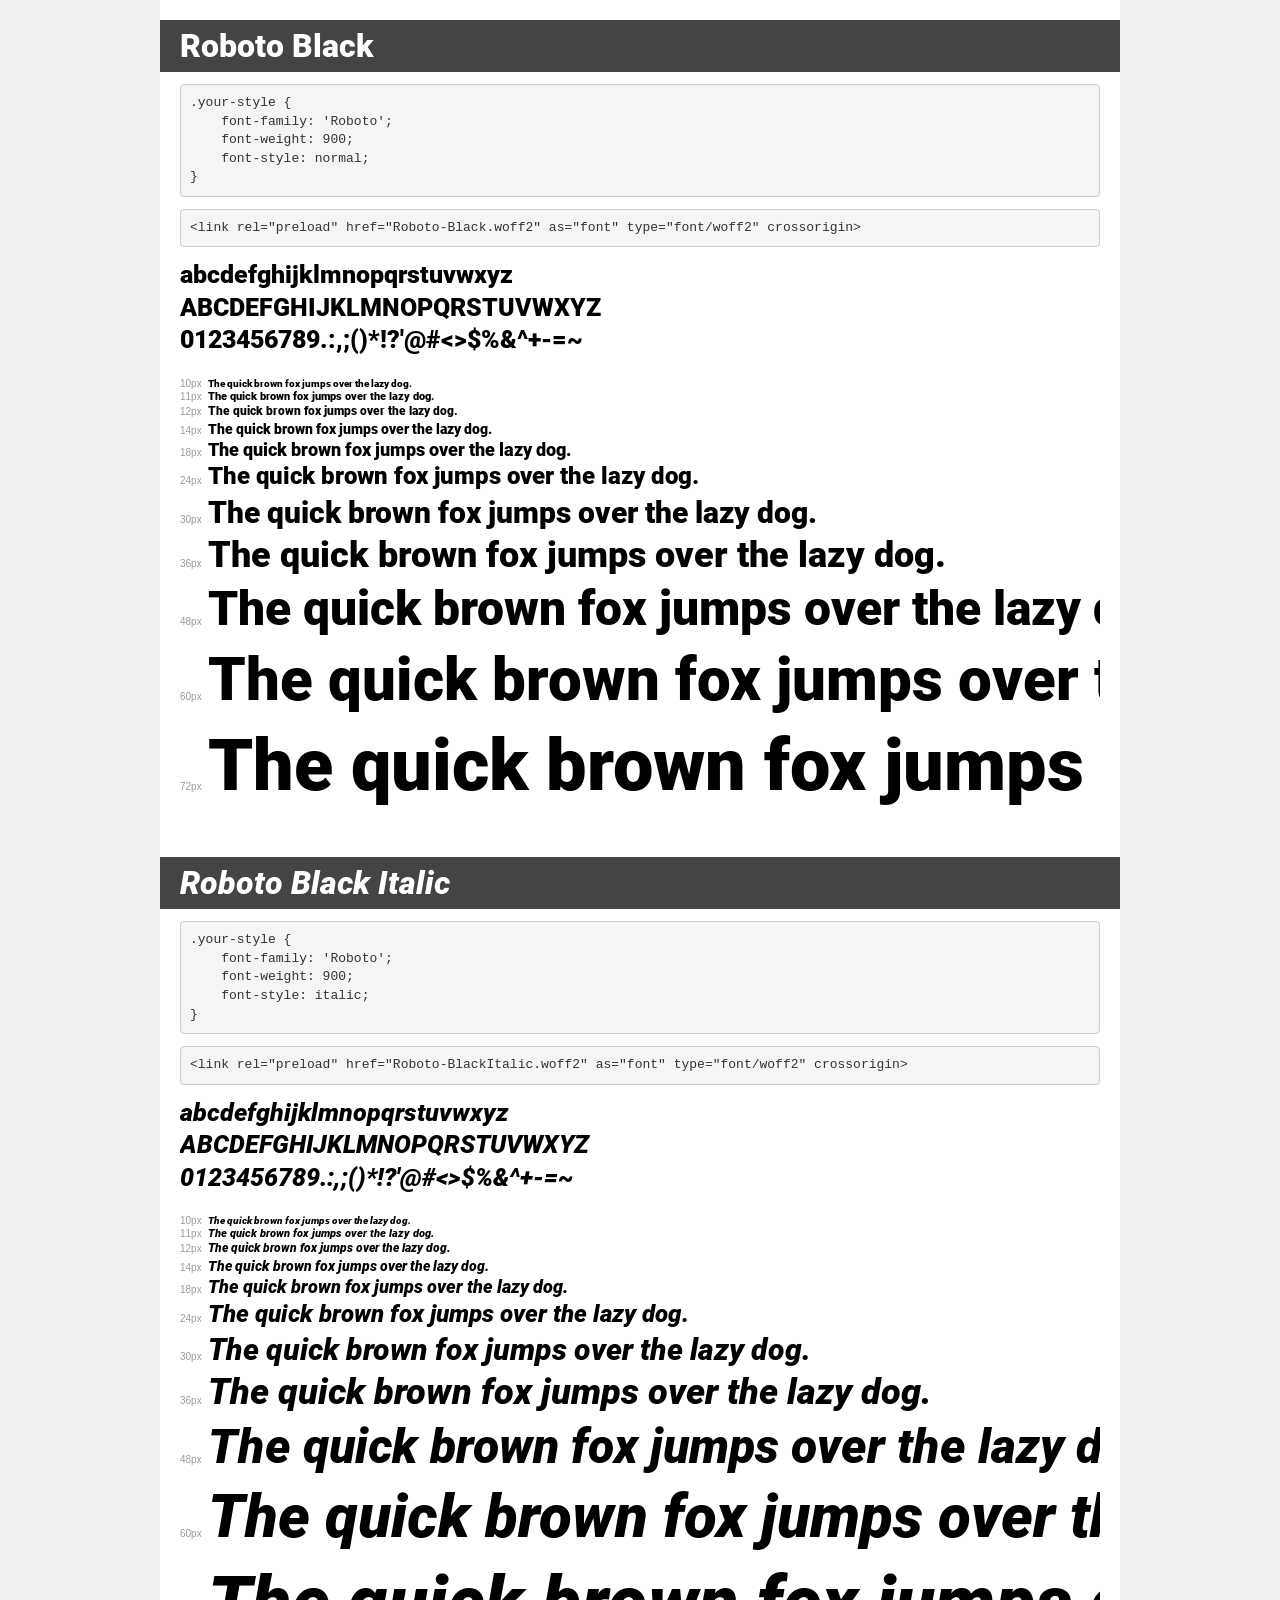
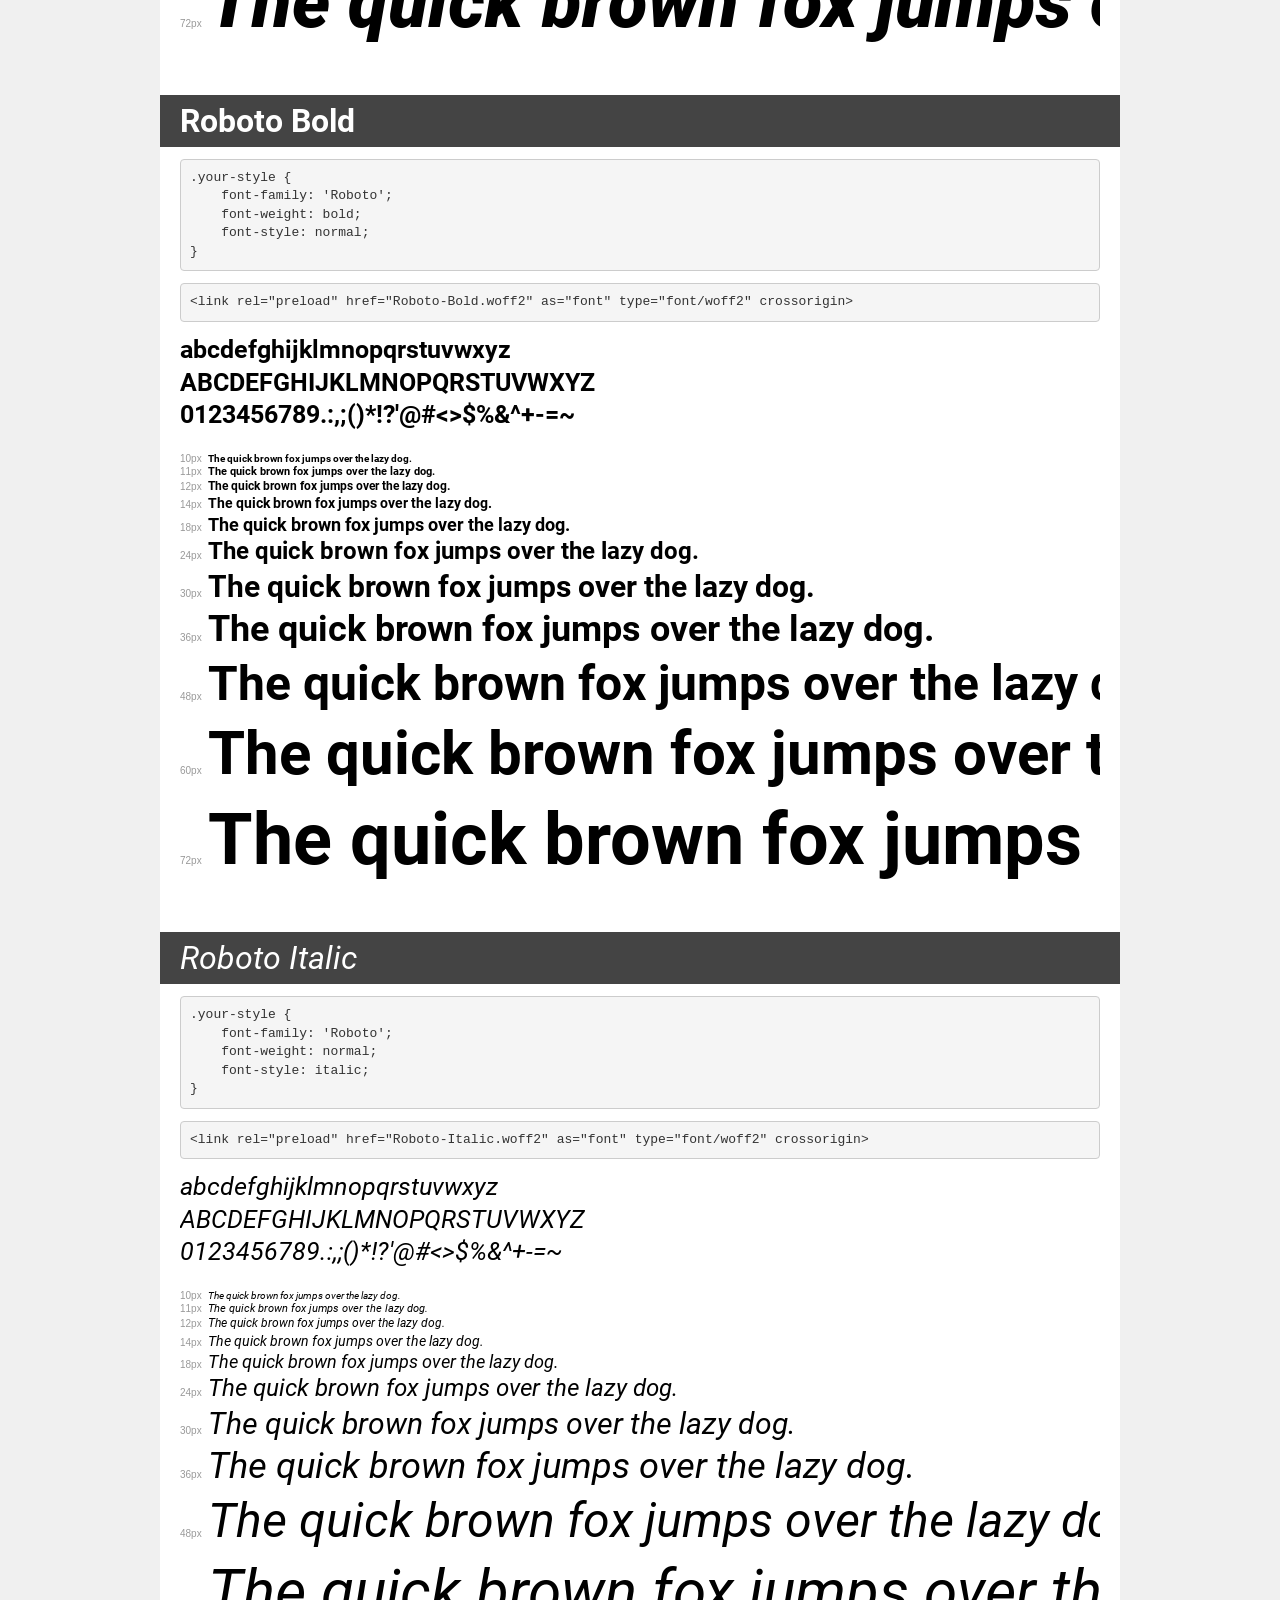
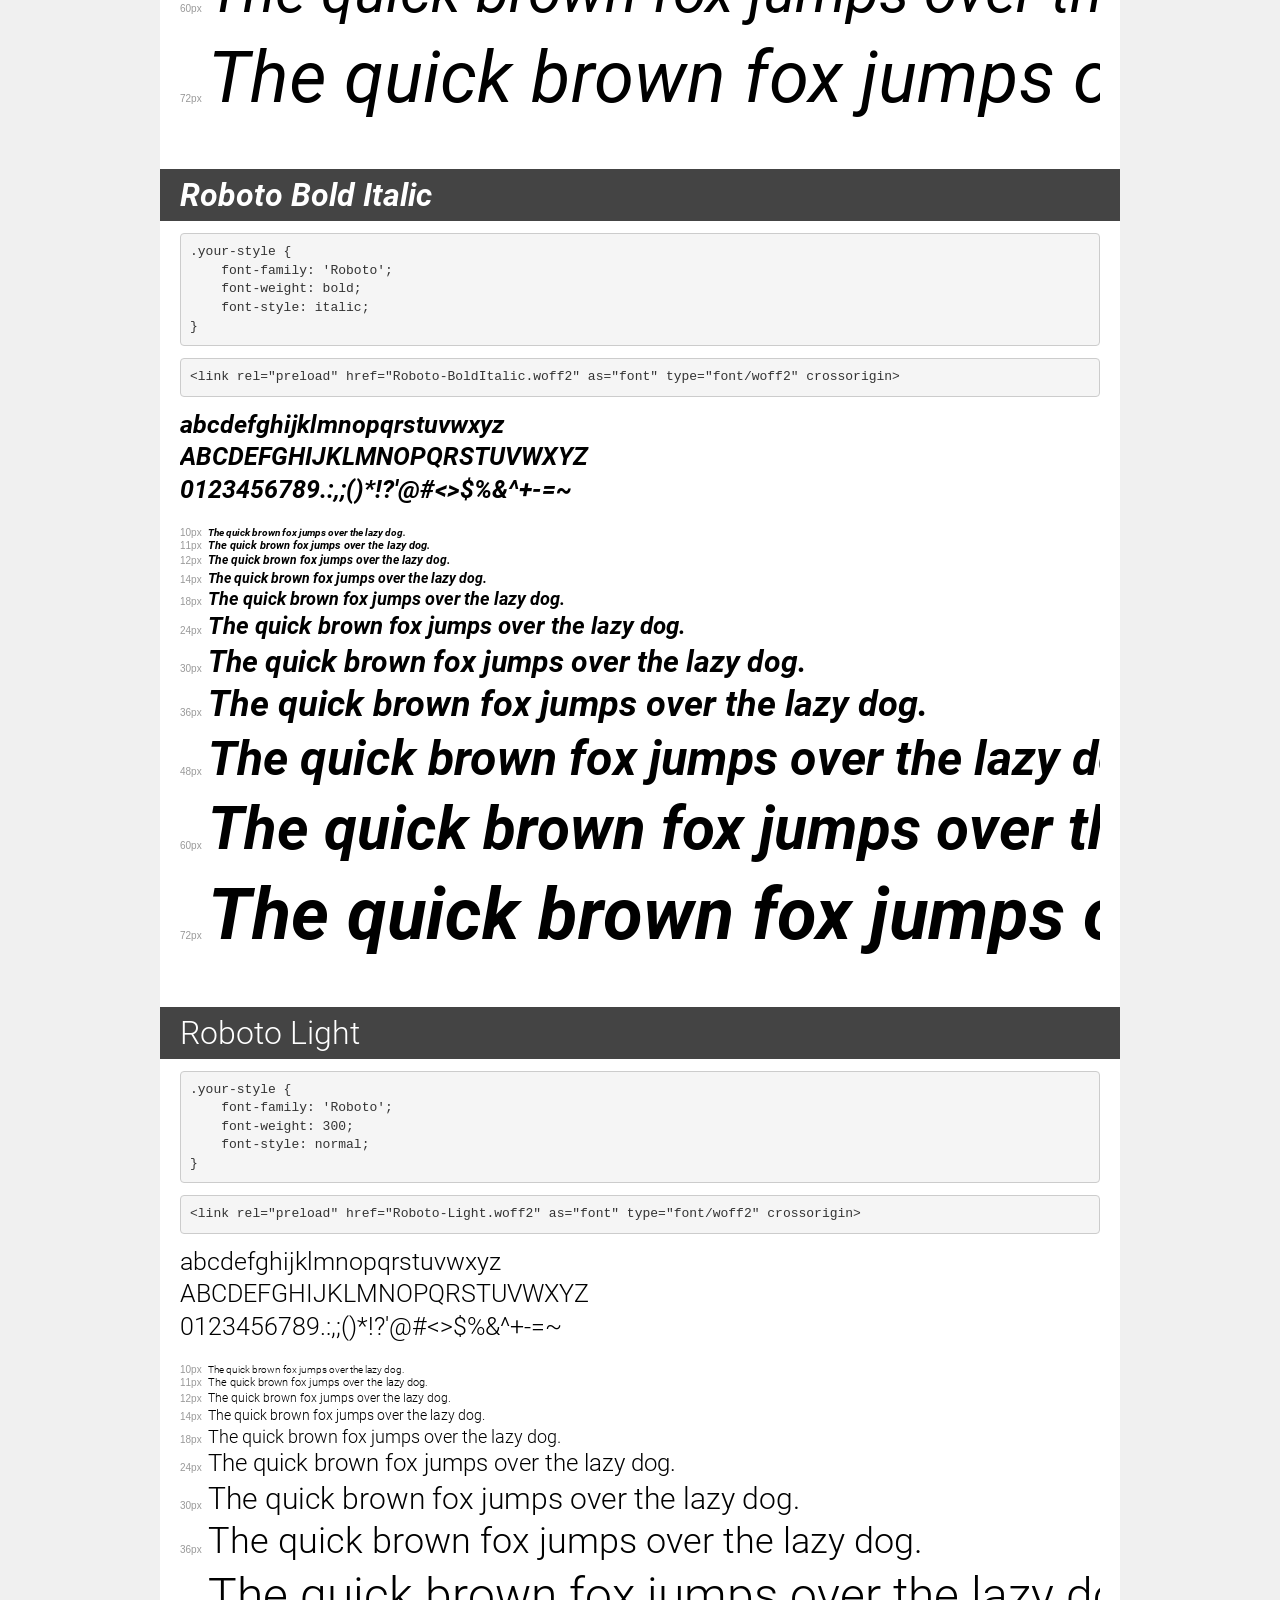
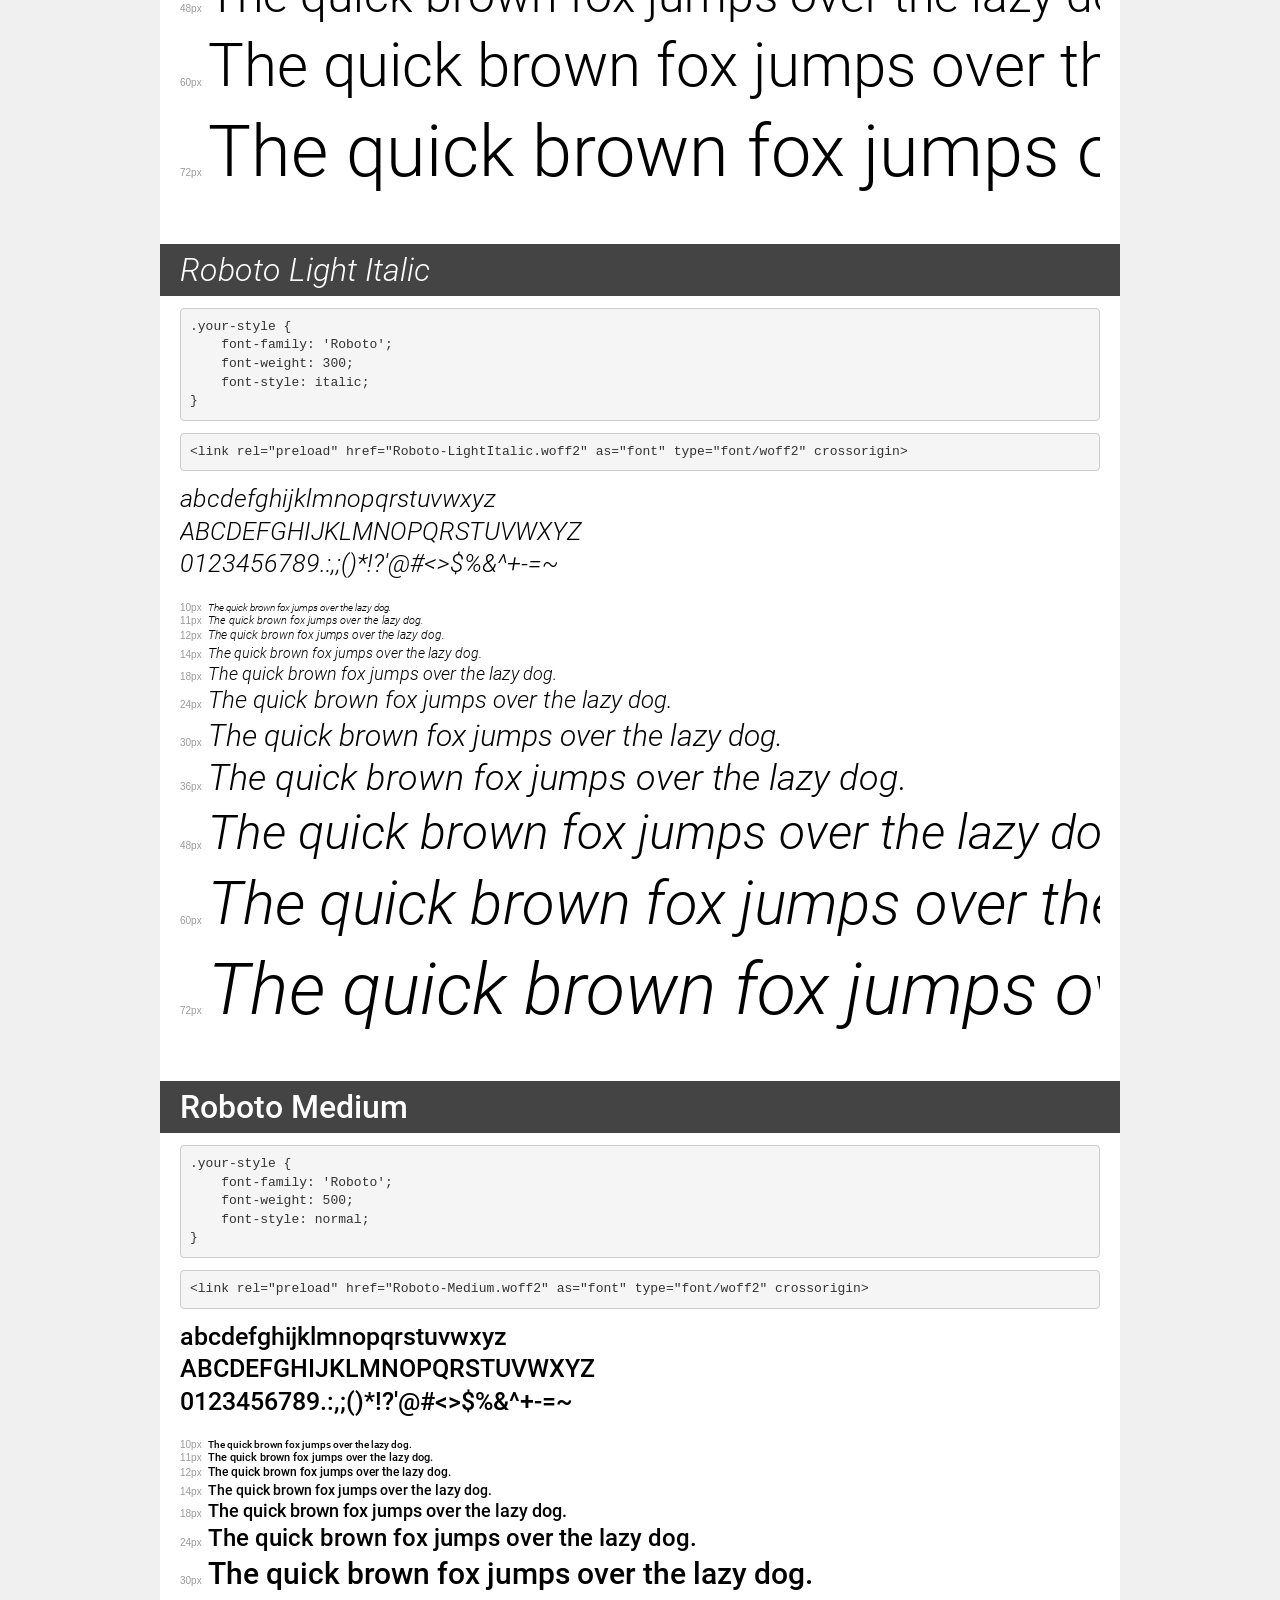
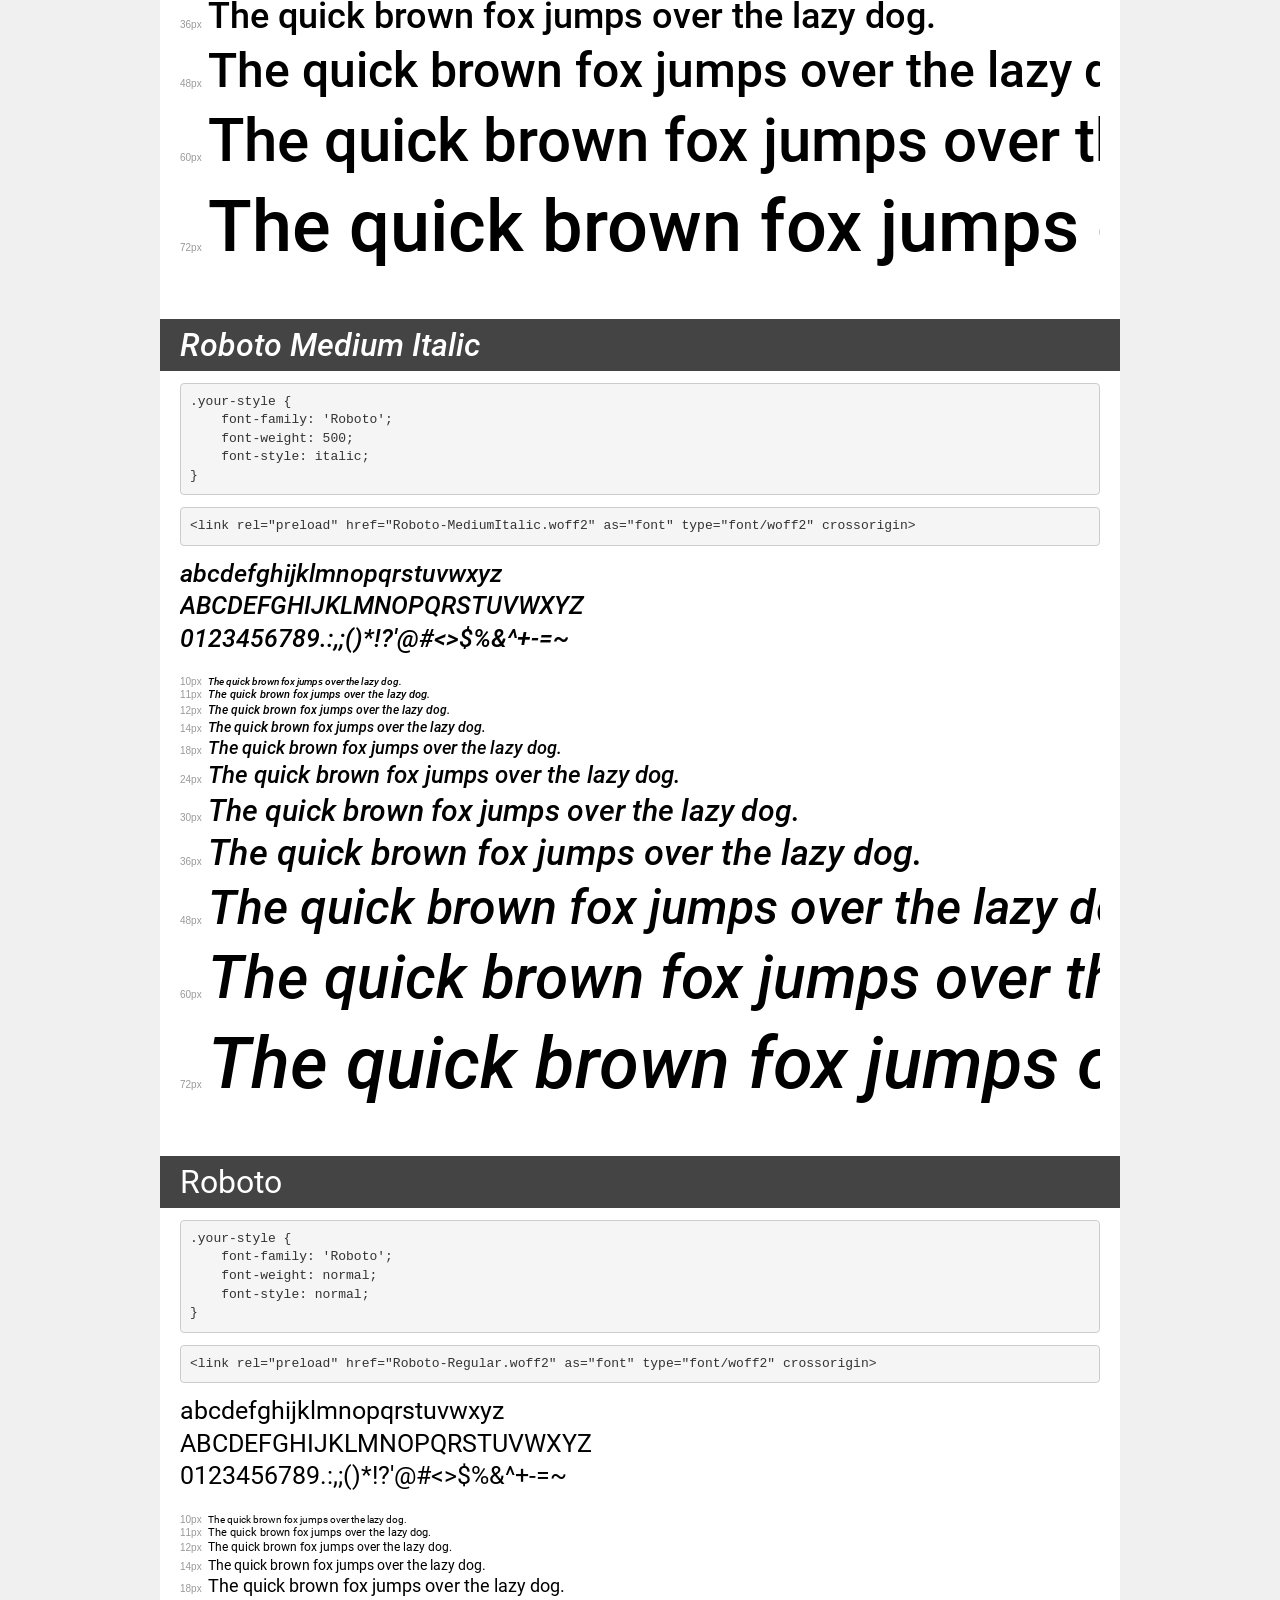
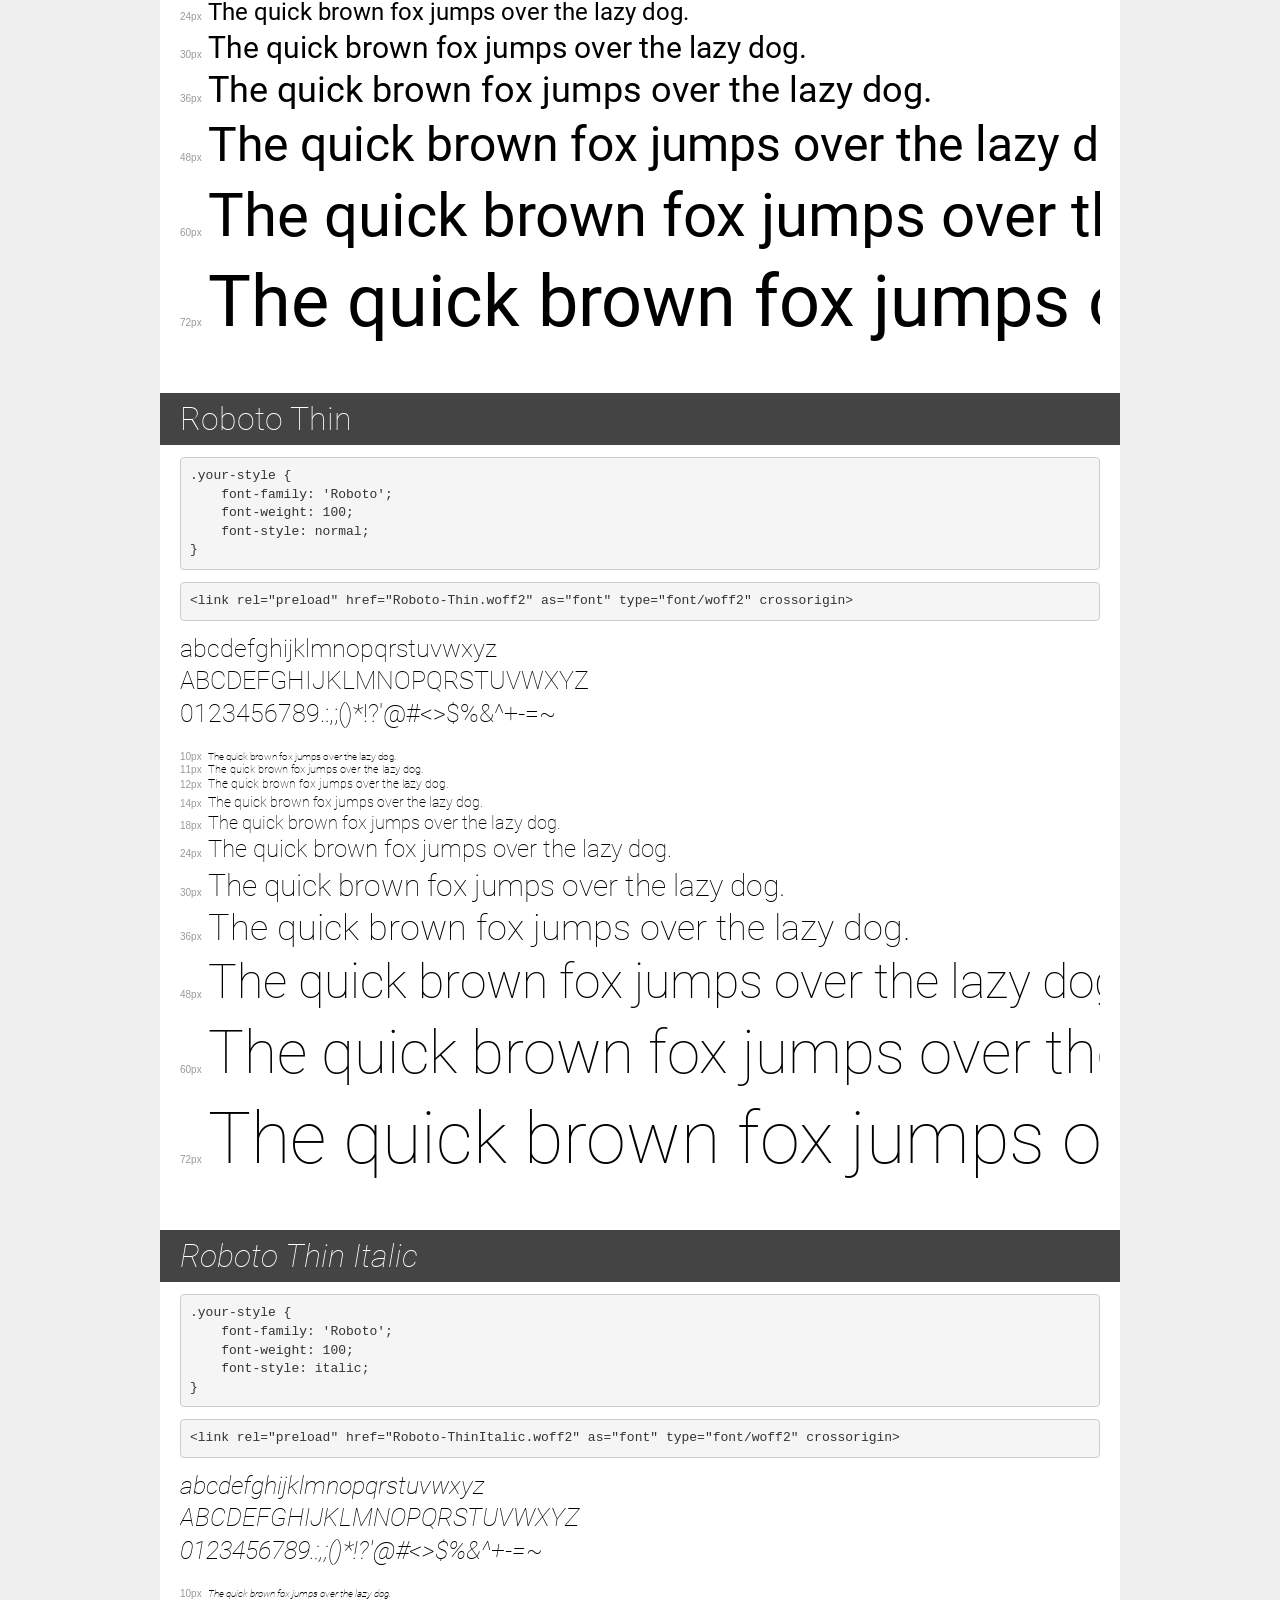
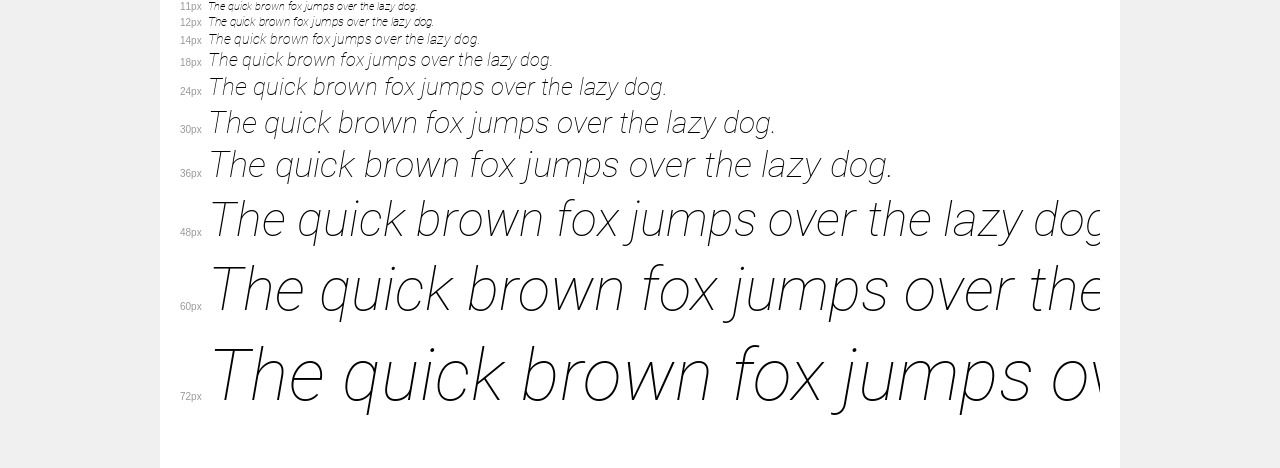
<file: font/roboto-font/demo.html>
<!DOCTYPE html>
<html lang="en">
<head>
    <meta charset="utf-8">
    <meta http-equiv="X-UA-Compatible" content="IE=edge">
    <meta name="viewport" content="width=device-width, initial-scale=1">
    <meta name="robots" content="noindex, noarchive">
    <meta name="format-detection" content="telephone=no">
    <title>Transfonter demo</title>
    <link href="stylesheet.css" rel="stylesheet">
    <style>
        /*
        http://meyerweb.com/eric/tools/css/reset/
        v2.0 | 20110126
        License: none (public domain)
        */
        html, body, div, span, applet, object, iframe,
        h1, h2, h3, h4, h5, h6, p, blockquote, pre,
        a, abbr, acronym, address, big, cite, code,
        del, dfn, em, img, ins, kbd, q, s, samp,
        small, strike, strong, sub, sup, tt, var,
        b, u, i, center,
        dl, dt, dd, ol, ul, li,
        fieldset, form, label, legend,
        table, caption, tbody, tfoot, thead, tr, th, td,
        article, aside, canvas, details, embed,
        figure, figcaption, footer, header, hgroup,
        menu, nav, output, ruby, section, summary,
        time, mark, audio, video {
            margin: 0;
            padding: 0;
            border: 0;
            font-size: 100%;
            font: inherit;
            vertical-align: baseline;
        }
        /* HTML5 display-role reset for older browsers */
        article, aside, details, figcaption, figure,
        footer, header, hgroup, menu, nav, section {
            display: block;
        }
        body {
            line-height: 1;
        }
        ol, ul {
            list-style: none;
        }
        blockquote, q {
            quotes: none;
        }
        blockquote:before, blockquote:after,
        q:before, q:after {
            content: '';
            content: none;
        }
        table {
            border-collapse: collapse;
            border-spacing: 0;
        }
        /* demo styles */
        body {
            background: #f0f0f0;
            color: #000;
        }
        .page {
            background: #fff;
            width: 920px;
            margin: 0 auto;
            padding: 20px 20px 0 20px;
            overflow: hidden;
        }
        .font-container {
            overflow-x: auto;
            overflow-y: hidden;
            margin-bottom: 40px;
            line-height: 1.3;
            white-space: nowrap;
            padding-bottom: 5px;
        }
        h1 {
            position: relative;
            background: #444;
            font-size: 32px;
            color: #fff;
            padding: 10px 20px;
            margin: 0 -20px 12px -20px;
        }
        .letters {
            font-size: 25px;
            margin-bottom: 20px;
        }
        .s10:before {
            content: '10px';
        }
        .s11:before {
            content: '11px';
        }
        .s12:before {
            content: '12px';
        }
        .s14:before {
            content: '14px';
        }
        .s18:before {
            content: '18px';
        }
        .s24:before {
            content: '24px';
        }
        .s30:before {
            content: '30px';
        }
        .s36:before {
            content: '36px';
        }
        .s48:before {
            content: '48px';
        }
        .s60:before {
            content: '60px';
        }
        .s72:before {
            content: '72px';
        }
        .s10:before, .s11:before, .s12:before, .s14:before,
        .s18:before, .s24:before, .s30:before, .s36:before,
        .s48:before, .s60:before, .s72:before {
            font-family: Arial, sans-serif;
            font-size: 10px;
            font-weight: normal;
            font-style: normal;
            color: #999;
            padding-right: 6px;
        }
        pre {
            display: block;
            padding: 9px;
            margin: 0 0 12px;
            font-family: Monaco, Menlo, Consolas, "Courier New", monospace;
            font-size: 13px;
            line-height: 1.428571429;
            color: #333;
            font-weight: normal;
            font-style: normal;
            background-color: #f5f5f5;
            border: 1px solid #ccc;
            overflow-x: auto;
            border-radius: 4px;
        }
        /* responsive */
        @media (max-width: 959px) {
            .page {
                width: auto;
                margin: 0;
            }
        }
    </style>
</head>
<body>
<div class="page">
    <div class="demo">
        <h1 style="font-family: 'Roboto'; font-weight: 900; font-style: normal;">Roboto Black</h1>
        <pre title="Usage">.your-style {
    font-family: 'Roboto';
    font-weight: 900;
    font-style: normal;
}</pre>
        <pre title="Preload (optional)">
&lt;link rel=&quot;preload&quot; href=&quot;Roboto-Black.woff2&quot; as=&quot;font&quot; type=&quot;font/woff2&quot; crossorigin&gt;</pre>
        <div class="font-container" style="font-family: 'Roboto'; font-weight: 900; font-style: normal;">
            <p class="letters">
                abcdefghijklmnopqrstuvwxyz<br>
ABCDEFGHIJKLMNOPQRSTUVWXYZ<br>
                0123456789.:,;()*!?'@#&lt;&gt;$%&^+-=~
            </p>
            <p class="s10" style="font-size: 10px;">The quick brown fox jumps over the lazy dog.</p>
            <p class="s11" style="font-size: 11px;">The quick brown fox jumps over the lazy dog.</p>
            <p class="s12" style="font-size: 12px;">The quick brown fox jumps over the lazy dog.</p>
            <p class="s14" style="font-size: 14px;">The quick brown fox jumps over the lazy dog.</p>
            <p class="s18" style="font-size: 18px;">The quick brown fox jumps over the lazy dog.</p>
            <p class="s24" style="font-size: 24px;">The quick brown fox jumps over the lazy dog.</p>
            <p class="s30" style="font-size: 30px;">The quick brown fox jumps over the lazy dog.</p>
            <p class="s36" style="font-size: 36px;">The quick brown fox jumps over the lazy dog.</p>
            <p class="s48" style="font-size: 48px;">The quick brown fox jumps over the lazy dog.</p>
            <p class="s60" style="font-size: 60px;">The quick brown fox jumps over the lazy dog.</p>
            <p class="s72" style="font-size: 72px;">The quick brown fox jumps over the lazy dog.</p>
        </div>
    </div>

    <div class="demo">
        <h1 style="font-family: 'Roboto'; font-weight: 900; font-style: italic;">Roboto Black Italic</h1>
        <pre title="Usage">.your-style {
    font-family: 'Roboto';
    font-weight: 900;
    font-style: italic;
}</pre>
        <pre title="Preload (optional)">
&lt;link rel=&quot;preload&quot; href=&quot;Roboto-BlackItalic.woff2&quot; as=&quot;font&quot; type=&quot;font/woff2&quot; crossorigin&gt;</pre>
        <div class="font-container" style="font-family: 'Roboto'; font-weight: 900; font-style: italic;">
            <p class="letters">
                abcdefghijklmnopqrstuvwxyz<br>
ABCDEFGHIJKLMNOPQRSTUVWXYZ<br>
                0123456789.:,;()*!?'@#&lt;&gt;$%&^+-=~
            </p>
            <p class="s10" style="font-size: 10px;">The quick brown fox jumps over the lazy dog.</p>
            <p class="s11" style="font-size: 11px;">The quick brown fox jumps over the lazy dog.</p>
            <p class="s12" style="font-size: 12px;">The quick brown fox jumps over the lazy dog.</p>
            <p class="s14" style="font-size: 14px;">The quick brown fox jumps over the lazy dog.</p>
            <p class="s18" style="font-size: 18px;">The quick brown fox jumps over the lazy dog.</p>
            <p class="s24" style="font-size: 24px;">The quick brown fox jumps over the lazy dog.</p>
            <p class="s30" style="font-size: 30px;">The quick brown fox jumps over the lazy dog.</p>
            <p class="s36" style="font-size: 36px;">The quick brown fox jumps over the lazy dog.</p>
            <p class="s48" style="font-size: 48px;">The quick brown fox jumps over the lazy dog.</p>
            <p class="s60" style="font-size: 60px;">The quick brown fox jumps over the lazy dog.</p>
            <p class="s72" style="font-size: 72px;">The quick brown fox jumps over the lazy dog.</p>
        </div>
    </div>

    <div class="demo">
        <h1 style="font-family: 'Roboto'; font-weight: bold; font-style: normal;">Roboto Bold</h1>
        <pre title="Usage">.your-style {
    font-family: 'Roboto';
    font-weight: bold;
    font-style: normal;
}</pre>
        <pre title="Preload (optional)">
&lt;link rel=&quot;preload&quot; href=&quot;Roboto-Bold.woff2&quot; as=&quot;font&quot; type=&quot;font/woff2&quot; crossorigin&gt;</pre>
        <div class="font-container" style="font-family: 'Roboto'; font-weight: bold; font-style: normal;">
            <p class="letters">
                abcdefghijklmnopqrstuvwxyz<br>
ABCDEFGHIJKLMNOPQRSTUVWXYZ<br>
                0123456789.:,;()*!?'@#&lt;&gt;$%&^+-=~
            </p>
            <p class="s10" style="font-size: 10px;">The quick brown fox jumps over the lazy dog.</p>
            <p class="s11" style="font-size: 11px;">The quick brown fox jumps over the lazy dog.</p>
            <p class="s12" style="font-size: 12px;">The quick brown fox jumps over the lazy dog.</p>
            <p class="s14" style="font-size: 14px;">The quick brown fox jumps over the lazy dog.</p>
            <p class="s18" style="font-size: 18px;">The quick brown fox jumps over the lazy dog.</p>
            <p class="s24" style="font-size: 24px;">The quick brown fox jumps over the lazy dog.</p>
            <p class="s30" style="font-size: 30px;">The quick brown fox jumps over the lazy dog.</p>
            <p class="s36" style="font-size: 36px;">The quick brown fox jumps over the lazy dog.</p>
            <p class="s48" style="font-size: 48px;">The quick brown fox jumps over the lazy dog.</p>
            <p class="s60" style="font-size: 60px;">The quick brown fox jumps over the lazy dog.</p>
            <p class="s72" style="font-size: 72px;">The quick brown fox jumps over the lazy dog.</p>
        </div>
    </div>

    <div class="demo">
        <h1 style="font-family: 'Roboto'; font-weight: normal; font-style: italic;">Roboto Italic</h1>
        <pre title="Usage">.your-style {
    font-family: 'Roboto';
    font-weight: normal;
    font-style: italic;
}</pre>
        <pre title="Preload (optional)">
&lt;link rel=&quot;preload&quot; href=&quot;Roboto-Italic.woff2&quot; as=&quot;font&quot; type=&quot;font/woff2&quot; crossorigin&gt;</pre>
        <div class="font-container" style="font-family: 'Roboto'; font-weight: normal; font-style: italic;">
            <p class="letters">
                abcdefghijklmnopqrstuvwxyz<br>
ABCDEFGHIJKLMNOPQRSTUVWXYZ<br>
                0123456789.:,;()*!?'@#&lt;&gt;$%&^+-=~
            </p>
            <p class="s10" style="font-size: 10px;">The quick brown fox jumps over the lazy dog.</p>
            <p class="s11" style="font-size: 11px;">The quick brown fox jumps over the lazy dog.</p>
            <p class="s12" style="font-size: 12px;">The quick brown fox jumps over the lazy dog.</p>
            <p class="s14" style="font-size: 14px;">The quick brown fox jumps over the lazy dog.</p>
            <p class="s18" style="font-size: 18px;">The quick brown fox jumps over the lazy dog.</p>
            <p class="s24" style="font-size: 24px;">The quick brown fox jumps over the lazy dog.</p>
            <p class="s30" style="font-size: 30px;">The quick brown fox jumps over the lazy dog.</p>
            <p class="s36" style="font-size: 36px;">The quick brown fox jumps over the lazy dog.</p>
            <p class="s48" style="font-size: 48px;">The quick brown fox jumps over the lazy dog.</p>
            <p class="s60" style="font-size: 60px;">The quick brown fox jumps over the lazy dog.</p>
            <p class="s72" style="font-size: 72px;">The quick brown fox jumps over the lazy dog.</p>
        </div>
    </div>

    <div class="demo">
        <h1 style="font-family: 'Roboto'; font-weight: bold; font-style: italic;">Roboto Bold Italic</h1>
        <pre title="Usage">.your-style {
    font-family: 'Roboto';
    font-weight: bold;
    font-style: italic;
}</pre>
        <pre title="Preload (optional)">
&lt;link rel=&quot;preload&quot; href=&quot;Roboto-BoldItalic.woff2&quot; as=&quot;font&quot; type=&quot;font/woff2&quot; crossorigin&gt;</pre>
        <div class="font-container" style="font-family: 'Roboto'; font-weight: bold; font-style: italic;">
            <p class="letters">
                abcdefghijklmnopqrstuvwxyz<br>
ABCDEFGHIJKLMNOPQRSTUVWXYZ<br>
                0123456789.:,;()*!?'@#&lt;&gt;$%&^+-=~
            </p>
            <p class="s10" style="font-size: 10px;">The quick brown fox jumps over the lazy dog.</p>
            <p class="s11" style="font-size: 11px;">The quick brown fox jumps over the lazy dog.</p>
            <p class="s12" style="font-size: 12px;">The quick brown fox jumps over the lazy dog.</p>
            <p class="s14" style="font-size: 14px;">The quick brown fox jumps over the lazy dog.</p>
            <p class="s18" style="font-size: 18px;">The quick brown fox jumps over the lazy dog.</p>
            <p class="s24" style="font-size: 24px;">The quick brown fox jumps over the lazy dog.</p>
            <p class="s30" style="font-size: 30px;">The quick brown fox jumps over the lazy dog.</p>
            <p class="s36" style="font-size: 36px;">The quick brown fox jumps over the lazy dog.</p>
            <p class="s48" style="font-size: 48px;">The quick brown fox jumps over the lazy dog.</p>
            <p class="s60" style="font-size: 60px;">The quick brown fox jumps over the lazy dog.</p>
            <p class="s72" style="font-size: 72px;">The quick brown fox jumps over the lazy dog.</p>
        </div>
    </div>

    <div class="demo">
        <h1 style="font-family: 'Roboto'; font-weight: 300; font-style: normal;">Roboto Light</h1>
        <pre title="Usage">.your-style {
    font-family: 'Roboto';
    font-weight: 300;
    font-style: normal;
}</pre>
        <pre title="Preload (optional)">
&lt;link rel=&quot;preload&quot; href=&quot;Roboto-Light.woff2&quot; as=&quot;font&quot; type=&quot;font/woff2&quot; crossorigin&gt;</pre>
        <div class="font-container" style="font-family: 'Roboto'; font-weight: 300; font-style: normal;">
            <p class="letters">
                abcdefghijklmnopqrstuvwxyz<br>
ABCDEFGHIJKLMNOPQRSTUVWXYZ<br>
                0123456789.:,;()*!?'@#&lt;&gt;$%&^+-=~
            </p>
            <p class="s10" style="font-size: 10px;">The quick brown fox jumps over the lazy dog.</p>
            <p class="s11" style="font-size: 11px;">The quick brown fox jumps over the lazy dog.</p>
            <p class="s12" style="font-size: 12px;">The quick brown fox jumps over the lazy dog.</p>
            <p class="s14" style="font-size: 14px;">The quick brown fox jumps over the lazy dog.</p>
            <p class="s18" style="font-size: 18px;">The quick brown fox jumps over the lazy dog.</p>
            <p class="s24" style="font-size: 24px;">The quick brown fox jumps over the lazy dog.</p>
            <p class="s30" style="font-size: 30px;">The quick brown fox jumps over the lazy dog.</p>
            <p class="s36" style="font-size: 36px;">The quick brown fox jumps over the lazy dog.</p>
            <p class="s48" style="font-size: 48px;">The quick brown fox jumps over the lazy dog.</p>
            <p class="s60" style="font-size: 60px;">The quick brown fox jumps over the lazy dog.</p>
            <p class="s72" style="font-size: 72px;">The quick brown fox jumps over the lazy dog.</p>
        </div>
    </div>

    <div class="demo">
        <h1 style="font-family: 'Roboto'; font-weight: 300; font-style: italic;">Roboto Light Italic</h1>
        <pre title="Usage">.your-style {
    font-family: 'Roboto';
    font-weight: 300;
    font-style: italic;
}</pre>
        <pre title="Preload (optional)">
&lt;link rel=&quot;preload&quot; href=&quot;Roboto-LightItalic.woff2&quot; as=&quot;font&quot; type=&quot;font/woff2&quot; crossorigin&gt;</pre>
        <div class="font-container" style="font-family: 'Roboto'; font-weight: 300; font-style: italic;">
            <p class="letters">
                abcdefghijklmnopqrstuvwxyz<br>
ABCDEFGHIJKLMNOPQRSTUVWXYZ<br>
                0123456789.:,;()*!?'@#&lt;&gt;$%&^+-=~
            </p>
            <p class="s10" style="font-size: 10px;">The quick brown fox jumps over the lazy dog.</p>
            <p class="s11" style="font-size: 11px;">The quick brown fox jumps over the lazy dog.</p>
            <p class="s12" style="font-size: 12px;">The quick brown fox jumps over the lazy dog.</p>
            <p class="s14" style="font-size: 14px;">The quick brown fox jumps over the lazy dog.</p>
            <p class="s18" style="font-size: 18px;">The quick brown fox jumps over the lazy dog.</p>
            <p class="s24" style="font-size: 24px;">The quick brown fox jumps over the lazy dog.</p>
            <p class="s30" style="font-size: 30px;">The quick brown fox jumps over the lazy dog.</p>
            <p class="s36" style="font-size: 36px;">The quick brown fox jumps over the lazy dog.</p>
            <p class="s48" style="font-size: 48px;">The quick brown fox jumps over the lazy dog.</p>
            <p class="s60" style="font-size: 60px;">The quick brown fox jumps over the lazy dog.</p>
            <p class="s72" style="font-size: 72px;">The quick brown fox jumps over the lazy dog.</p>
        </div>
    </div>

    <div class="demo">
        <h1 style="font-family: 'Roboto'; font-weight: 500; font-style: normal;">Roboto Medium</h1>
        <pre title="Usage">.your-style {
    font-family: 'Roboto';
    font-weight: 500;
    font-style: normal;
}</pre>
        <pre title="Preload (optional)">
&lt;link rel=&quot;preload&quot; href=&quot;Roboto-Medium.woff2&quot; as=&quot;font&quot; type=&quot;font/woff2&quot; crossorigin&gt;</pre>
        <div class="font-container" style="font-family: 'Roboto'; font-weight: 500; font-style: normal;">
            <p class="letters">
                abcdefghijklmnopqrstuvwxyz<br>
ABCDEFGHIJKLMNOPQRSTUVWXYZ<br>
                0123456789.:,;()*!?'@#&lt;&gt;$%&^+-=~
            </p>
            <p class="s10" style="font-size: 10px;">The quick brown fox jumps over the lazy dog.</p>
            <p class="s11" style="font-size: 11px;">The quick brown fox jumps over the lazy dog.</p>
            <p class="s12" style="font-size: 12px;">The quick brown fox jumps over the lazy dog.</p>
            <p class="s14" style="font-size: 14px;">The quick brown fox jumps over the lazy dog.</p>
            <p class="s18" style="font-size: 18px;">The quick brown fox jumps over the lazy dog.</p>
            <p class="s24" style="font-size: 24px;">The quick brown fox jumps over the lazy dog.</p>
            <p class="s30" style="font-size: 30px;">The quick brown fox jumps over the lazy dog.</p>
            <p class="s36" style="font-size: 36px;">The quick brown fox jumps over the lazy dog.</p>
            <p class="s48" style="font-size: 48px;">The quick brown fox jumps over the lazy dog.</p>
            <p class="s60" style="font-size: 60px;">The quick brown fox jumps over the lazy dog.</p>
            <p class="s72" style="font-size: 72px;">The quick brown fox jumps over the lazy dog.</p>
        </div>
    </div>

    <div class="demo">
        <h1 style="font-family: 'Roboto'; font-weight: 500; font-style: italic;">Roboto Medium Italic</h1>
        <pre title="Usage">.your-style {
    font-family: 'Roboto';
    font-weight: 500;
    font-style: italic;
}</pre>
        <pre title="Preload (optional)">
&lt;link rel=&quot;preload&quot; href=&quot;Roboto-MediumItalic.woff2&quot; as=&quot;font&quot; type=&quot;font/woff2&quot; crossorigin&gt;</pre>
        <div class="font-container" style="font-family: 'Roboto'; font-weight: 500; font-style: italic;">
            <p class="letters">
                abcdefghijklmnopqrstuvwxyz<br>
ABCDEFGHIJKLMNOPQRSTUVWXYZ<br>
                0123456789.:,;()*!?'@#&lt;&gt;$%&^+-=~
            </p>
            <p class="s10" style="font-size: 10px;">The quick brown fox jumps over the lazy dog.</p>
            <p class="s11" style="font-size: 11px;">The quick brown fox jumps over the lazy dog.</p>
            <p class="s12" style="font-size: 12px;">The quick brown fox jumps over the lazy dog.</p>
            <p class="s14" style="font-size: 14px;">The quick brown fox jumps over the lazy dog.</p>
            <p class="s18" style="font-size: 18px;">The quick brown fox jumps over the lazy dog.</p>
            <p class="s24" style="font-size: 24px;">The quick brown fox jumps over the lazy dog.</p>
            <p class="s30" style="font-size: 30px;">The quick brown fox jumps over the lazy dog.</p>
            <p class="s36" style="font-size: 36px;">The quick brown fox jumps over the lazy dog.</p>
            <p class="s48" style="font-size: 48px;">The quick brown fox jumps over the lazy dog.</p>
            <p class="s60" style="font-size: 60px;">The quick brown fox jumps over the lazy dog.</p>
            <p class="s72" style="font-size: 72px;">The quick brown fox jumps over the lazy dog.</p>
        </div>
    </div>

    <div class="demo">
        <h1 style="font-family: 'Roboto'; font-weight: normal; font-style: normal;">Roboto</h1>
        <pre title="Usage">.your-style {
    font-family: 'Roboto';
    font-weight: normal;
    font-style: normal;
}</pre>
        <pre title="Preload (optional)">
&lt;link rel=&quot;preload&quot; href=&quot;Roboto-Regular.woff2&quot; as=&quot;font&quot; type=&quot;font/woff2&quot; crossorigin&gt;</pre>
        <div class="font-container" style="font-family: 'Roboto'; font-weight: normal; font-style: normal;">
            <p class="letters">
                abcdefghijklmnopqrstuvwxyz<br>
ABCDEFGHIJKLMNOPQRSTUVWXYZ<br>
                0123456789.:,;()*!?'@#&lt;&gt;$%&^+-=~
            </p>
            <p class="s10" style="font-size: 10px;">The quick brown fox jumps over the lazy dog.</p>
            <p class="s11" style="font-size: 11px;">The quick brown fox jumps over the lazy dog.</p>
            <p class="s12" style="font-size: 12px;">The quick brown fox jumps over the lazy dog.</p>
            <p class="s14" style="font-size: 14px;">The quick brown fox jumps over the lazy dog.</p>
            <p class="s18" style="font-size: 18px;">The quick brown fox jumps over the lazy dog.</p>
            <p class="s24" style="font-size: 24px;">The quick brown fox jumps over the lazy dog.</p>
            <p class="s30" style="font-size: 30px;">The quick brown fox jumps over the lazy dog.</p>
            <p class="s36" style="font-size: 36px;">The quick brown fox jumps over the lazy dog.</p>
            <p class="s48" style="font-size: 48px;">The quick brown fox jumps over the lazy dog.</p>
            <p class="s60" style="font-size: 60px;">The quick brown fox jumps over the lazy dog.</p>
            <p class="s72" style="font-size: 72px;">The quick brown fox jumps over the lazy dog.</p>
        </div>
    </div>

    <div class="demo">
        <h1 style="font-family: 'Roboto'; font-weight: 100; font-style: normal;">Roboto Thin</h1>
        <pre title="Usage">.your-style {
    font-family: 'Roboto';
    font-weight: 100;
    font-style: normal;
}</pre>
        <pre title="Preload (optional)">
&lt;link rel=&quot;preload&quot; href=&quot;Roboto-Thin.woff2&quot; as=&quot;font&quot; type=&quot;font/woff2&quot; crossorigin&gt;</pre>
        <div class="font-container" style="font-family: 'Roboto'; font-weight: 100; font-style: normal;">
            <p class="letters">
                abcdefghijklmnopqrstuvwxyz<br>
ABCDEFGHIJKLMNOPQRSTUVWXYZ<br>
                0123456789.:,;()*!?'@#&lt;&gt;$%&^+-=~
            </p>
            <p class="s10" style="font-size: 10px;">The quick brown fox jumps over the lazy dog.</p>
            <p class="s11" style="font-size: 11px;">The quick brown fox jumps over the lazy dog.</p>
            <p class="s12" style="font-size: 12px;">The quick brown fox jumps over the lazy dog.</p>
            <p class="s14" style="font-size: 14px;">The quick brown fox jumps over the lazy dog.</p>
            <p class="s18" style="font-size: 18px;">The quick brown fox jumps over the lazy dog.</p>
            <p class="s24" style="font-size: 24px;">The quick brown fox jumps over the lazy dog.</p>
            <p class="s30" style="font-size: 30px;">The quick brown fox jumps over the lazy dog.</p>
            <p class="s36" style="font-size: 36px;">The quick brown fox jumps over the lazy dog.</p>
            <p class="s48" style="font-size: 48px;">The quick brown fox jumps over the lazy dog.</p>
            <p class="s60" style="font-size: 60px;">The quick brown fox jumps over the lazy dog.</p>
            <p class="s72" style="font-size: 72px;">The quick brown fox jumps over the lazy dog.</p>
        </div>
    </div>

    <div class="demo">
        <h1 style="font-family: 'Roboto'; font-weight: 100; font-style: italic;">Roboto Thin Italic</h1>
        <pre title="Usage">.your-style {
    font-family: 'Roboto';
    font-weight: 100;
    font-style: italic;
}</pre>
        <pre title="Preload (optional)">
&lt;link rel=&quot;preload&quot; href=&quot;Roboto-ThinItalic.woff2&quot; as=&quot;font&quot; type=&quot;font/woff2&quot; crossorigin&gt;</pre>
        <div class="font-container" style="font-family: 'Roboto'; font-weight: 100; font-style: italic;">
            <p class="letters">
                abcdefghijklmnopqrstuvwxyz<br>
ABCDEFGHIJKLMNOPQRSTUVWXYZ<br>
                0123456789.:,;()*!?'@#&lt;&gt;$%&^+-=~
            </p>
            <p class="s10" style="font-size: 10px;">The quick brown fox jumps over the lazy dog.</p>
            <p class="s11" style="font-size: 11px;">The quick brown fox jumps over the lazy dog.</p>
            <p class="s12" style="font-size: 12px;">The quick brown fox jumps over the lazy dog.</p>
            <p class="s14" style="font-size: 14px;">The quick brown fox jumps over the lazy dog.</p>
            <p class="s18" style="font-size: 18px;">The quick brown fox jumps over the lazy dog.</p>
            <p class="s24" style="font-size: 24px;">The quick brown fox jumps over the lazy dog.</p>
            <p class="s30" style="font-size: 30px;">The quick brown fox jumps over the lazy dog.</p>
            <p class="s36" style="font-size: 36px;">The quick brown fox jumps over the lazy dog.</p>
            <p class="s48" style="font-size: 48px;">The quick brown fox jumps over the lazy dog.</p>
            <p class="s60" style="font-size: 60px;">The quick brown fox jumps over the lazy dog.</p>
            <p class="s72" style="font-size: 72px;">The quick brown fox jumps over the lazy dog.</p>
        </div>
    </div>

</div>
</body>
</html>
</file>
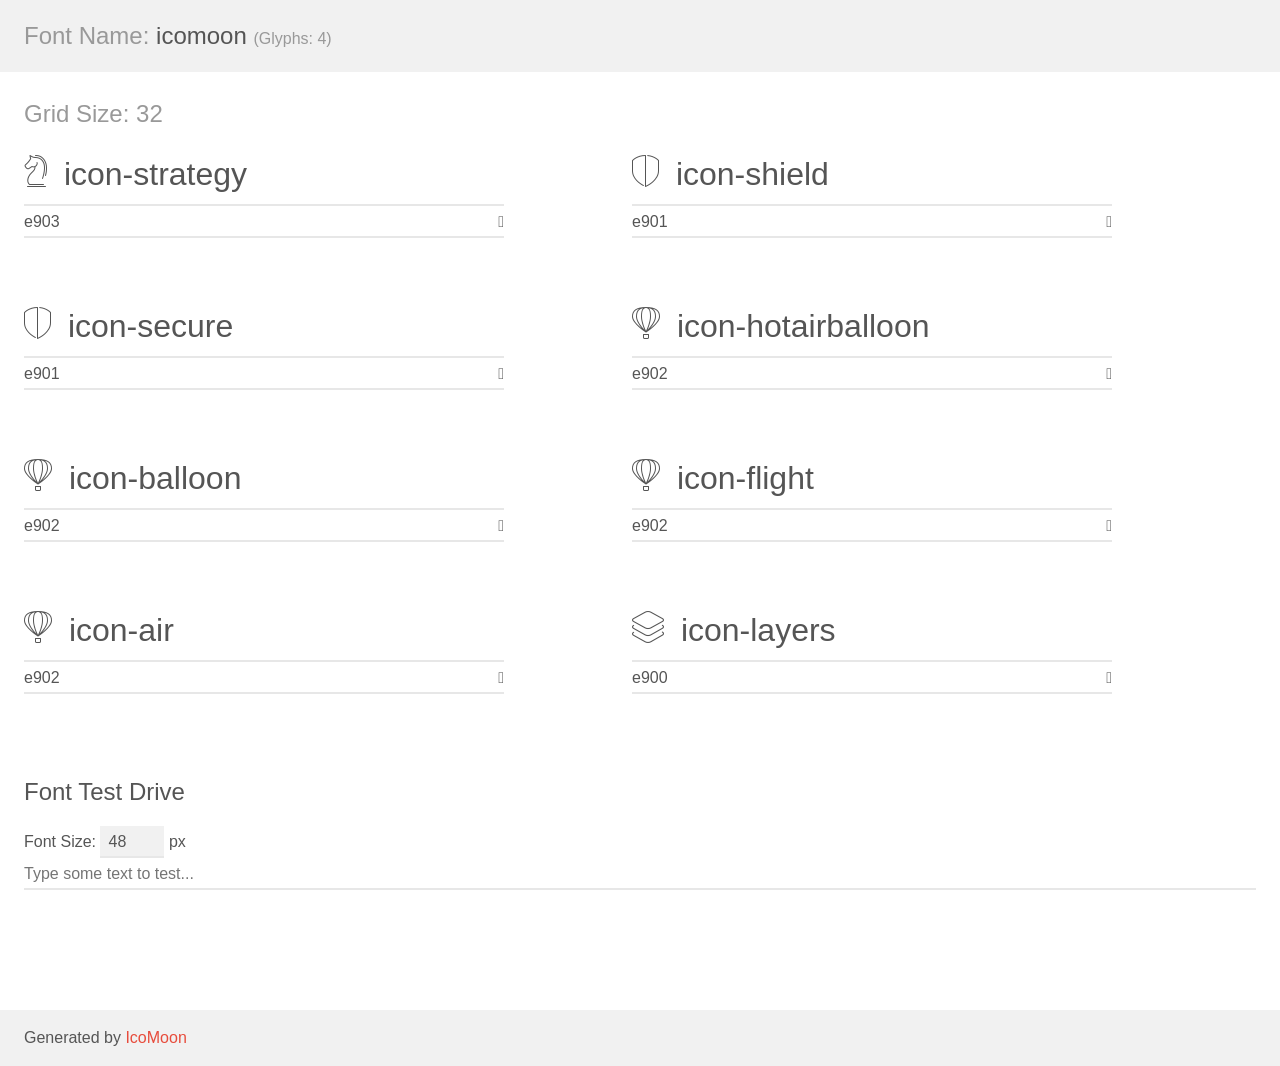
<file: icon/icomoon/demo.html>
<!doctype html>
<html>
<head>
    <meta charset="utf-8">
    <title>IcoMoon Demo</title>
    <meta name="description" content="An Icon Font Generated By IcoMoon.io">
    <meta name="viewport" content="width=device-width, initial-scale=1">
    <link rel="stylesheet" href="demo-files/demo.css">
    <link rel="stylesheet" href="style.css"></head>
<body>
    <div class="bgc1 clearfix">
        <h1 class="mhmm mvm"><span class="fgc1">Font Name:</span> icomoon <small class="fgc1">(Glyphs:&nbsp;4)</small></h1>
    </div>
    <div class="clearfix mhl ptl">
        <h1 class="mvm mtn fgc1">Grid Size: 32</h1>
        <div class="glyph fs1">
            <div class="clearfix bshadow0 pbs">
                <span class="icon-strategy"></span>
                <span class="mls"> icon-strategy</span>
            </div>
            <fieldset class="fs0 size1of1 clearfix hidden-false">
                <input type="text" readonly value="e903" class="unit size1of2" />
                <input type="text" maxlength="1" readonly value="&#xe903;" class="unitRight size1of2 talign-right" />
            </fieldset>
            <div class="fs0 bshadow0 clearfix hidden-true">
                <span class="unit pvs fgc1">liga: </span>
                <input type="text" readonly value="" class="liga unitRight" />
            </div>
        </div>
        <div class="glyph fs1">
            <div class="clearfix bshadow0 pbs">
                <span class="icon-shield"></span>
                <span class="mls"> icon-shield</span>
            </div>
            <fieldset class="fs0 size1of1 clearfix hidden-false">
                <input type="text" readonly value="e901" class="unit size1of2" />
                <input type="text" maxlength="1" readonly value="&#xe901;" class="unitRight size1of2 talign-right" />
            </fieldset>
            <div class="fs0 bshadow0 clearfix hidden-true">
                <span class="unit pvs fgc1">liga: </span>
                <input type="text" readonly value="" class="liga unitRight" />
            </div>
        </div>
        <div class="glyph fs1">
            <div class="clearfix bshadow0 pbs">
                <span class="icon-secure"></span>
                <span class="mls"> icon-secure</span>
            </div>
            <fieldset class="fs0 size1of1 clearfix hidden-false">
                <input type="text" readonly value="e901" class="unit size1of2" />
                <input type="text" maxlength="1" readonly value="&#xe901;" class="unitRight size1of2 talign-right" />
            </fieldset>
            <div class="fs0 bshadow0 clearfix hidden-true">
                <span class="unit pvs fgc1">liga: </span>
                <input type="text" readonly value="" class="liga unitRight" />
            </div>
        </div>
        <div class="glyph fs1">
            <div class="clearfix bshadow0 pbs">
                <span class="icon-hotairballoon"></span>
                <span class="mls"> icon-hotairballoon</span>
            </div>
            <fieldset class="fs0 size1of1 clearfix hidden-false">
                <input type="text" readonly value="e902" class="unit size1of2" />
                <input type="text" maxlength="1" readonly value="&#xe902;" class="unitRight size1of2 talign-right" />
            </fieldset>
            <div class="fs0 bshadow0 clearfix hidden-true">
                <span class="unit pvs fgc1">liga: </span>
                <input type="text" readonly value="" class="liga unitRight" />
            </div>
        </div>
        <div class="glyph fs1">
            <div class="clearfix bshadow0 pbs">
                <span class="icon-balloon"></span>
                <span class="mls"> icon-balloon</span>
            </div>
            <fieldset class="fs0 size1of1 clearfix hidden-false">
                <input type="text" readonly value="e902" class="unit size1of2" />
                <input type="text" maxlength="1" readonly value="&#xe902;" class="unitRight size1of2 talign-right" />
            </fieldset>
            <div class="fs0 bshadow0 clearfix hidden-true">
                <span class="unit pvs fgc1">liga: </span>
                <input type="text" readonly value="" class="liga unitRight" />
            </div>
        </div>
        <div class="glyph fs1">
            <div class="clearfix bshadow0 pbs">
                <span class="icon-flight"></span>
                <span class="mls"> icon-flight</span>
            </div>
            <fieldset class="fs0 size1of1 clearfix hidden-false">
                <input type="text" readonly value="e902" class="unit size1of2" />
                <input type="text" maxlength="1" readonly value="&#xe902;" class="unitRight size1of2 talign-right" />
            </fieldset>
            <div class="fs0 bshadow0 clearfix hidden-true">
                <span class="unit pvs fgc1">liga: </span>
                <input type="text" readonly value="" class="liga unitRight" />
            </div>
        </div>
        <div class="glyph fs1">
            <div class="clearfix bshadow0 pbs">
                <span class="icon-air"></span>
                <span class="mls"> icon-air</span>
            </div>
            <fieldset class="fs0 size1of1 clearfix hidden-false">
                <input type="text" readonly value="e902" class="unit size1of2" />
                <input type="text" maxlength="1" readonly value="&#xe902;" class="unitRight size1of2 talign-right" />
            </fieldset>
            <div class="fs0 bshadow0 clearfix hidden-true">
                <span class="unit pvs fgc1">liga: </span>
                <input type="text" readonly value="" class="liga unitRight" />
            </div>
        </div>
        <div class="glyph fs1">
            <div class="clearfix bshadow0 pbs">
                <span class="icon-layers"></span>
                <span class="mls"> icon-layers</span>
            </div>
            <fieldset class="fs0 size1of1 clearfix hidden-false">
                <input type="text" readonly value="e900" class="unit size1of2" />
                <input type="text" maxlength="1" readonly value="&#xe900;" class="unitRight size1of2 talign-right" />
            </fieldset>
            <div class="fs0 bshadow0 clearfix hidden-true">
                <span class="unit pvs fgc1">liga: </span>
                <input type="text" readonly value="" class="liga unitRight" />
            </div>
        </div>
    </div>

    <!--[if gt IE 8]><!-->
    <div class="mhl clearfix mbl">
        <h1>Font Test Drive</h1>
        <label>
            Font Size: <input id="fontSize" type="number" class="textbox0 mbm"
            min="8" value="48" />
            px
        </label>
        <input id="testText" type="text" class="phl size1of1 mvl"
        placeholder="Type some text to test..." value=""/>
        <div id="testDrive" class="icon-" style="font-family: icomoon">&nbsp;
        </div>
    </div>
    <!--<![endif]-->
    <div class="bgc1 clearfix">
        <p class="mhl">Generated by <a href="https://icomoon.io/app">IcoMoon</a></p>
    </div>

    <script src="demo-files/demo.js"></script>
</body>
</html>
</file>
<file: font/montserrat-font/stylesheet.css>
@font-face {
    font-family: 'Montserrat';
    src: url('Montserrat-Bold.woff2') format('woff2'),
        url('Montserrat-Bold.woff') format('woff');
    font-weight: bold;
    font-style: normal;
    font-display: swap;
}

@font-face {
    font-family: 'Montserrat';
    src: url('Montserrat-Black.woff2') format('woff2'),
        url('Montserrat-Black.woff') format('woff');
    font-weight: 900;
    font-style: normal;
    font-display: swap;
}

@font-face {
    font-family: 'Montserrat';
    src: url('Montserrat-BlackItalic.woff2') format('woff2'),
        url('Montserrat-BlackItalic.woff') format('woff');
    font-weight: 900;
    font-style: italic;
    font-display: swap;
}

@font-face {
    font-family: 'Montserrat';
    src: url('Montserrat-ExtraBoldItalic.woff2') format('woff2'),
        url('Montserrat-ExtraBoldItalic.woff') format('woff');
    font-weight: bold;
    font-style: italic;
    font-display: swap;
}

@font-face {
    font-family: 'Montserrat';
    src: url('Montserrat-ExtraBold.woff2') format('woff2'),
        url('Montserrat-ExtraBold.woff') format('woff');
    font-weight: bold;
    font-style: normal;
    font-display: swap;
}

@font-face {
    font-family: 'Montserrat';
    src: url('Montserrat-BoldItalic.woff2') format('woff2'),
        url('Montserrat-BoldItalic.woff') format('woff');
    font-weight: bold;
    font-style: italic;
    font-display: swap;
}

@font-face {
    font-family: 'Montserrat';
    src: url('Montserrat-ExtraLight.woff2') format('woff2'),
        url('Montserrat-ExtraLight.woff') format('woff');
    font-weight: 200;
    font-style: normal;
    font-display: swap;
}

@font-face {
    font-family: 'Montserrat';
    src: url('Montserrat-ExtraLightItalic.woff2') format('woff2'),
        url('Montserrat-ExtraLightItalic.woff') format('woff');
    font-weight: 200;
    font-style: italic;
    font-display: swap;
}

@font-face {
    font-family: 'Montserrat';
    src: url('Montserrat-Light.woff2') format('woff2'),
        url('Montserrat-Light.woff') format('woff');
    font-weight: 300;
    font-style: normal;
    font-display: swap;
}

@font-face {
    font-family: 'Montserrat';
    src: url('Montserrat-Italic.woff2') format('woff2'),
        url('Montserrat-Italic.woff') format('woff');
    font-weight: normal;
    font-style: italic;
    font-display: swap;
}

@font-face {
    font-family: 'Montserrat';
    src: url('Montserrat-MediumItalic.woff2') format('woff2'),
        url('Montserrat-MediumItalic.woff') format('woff');
    font-weight: 500;
    font-style: italic;
    font-display: swap;
}

@font-face {
    font-family: 'Montserrat';
    src: url('Montserrat-LightItalic.woff2') format('woff2'),
        url('Montserrat-LightItalic.woff') format('woff');
    font-weight: 300;
    font-style: italic;
    font-display: swap;
}

@font-face {
    font-family: 'Montserrat';
    src: url('Montserrat-Medium.woff2') format('woff2'),
        url('Montserrat-Medium.woff') format('woff');
    font-weight: 500;
    font-style: normal;
    font-display: swap;
}

@font-face {
    font-family: 'Montserrat';
    src: url('Montserrat-SemiBoldItalic.woff2') format('woff2'),
        url('Montserrat-SemiBoldItalic.woff') format('woff');
    font-weight: 600;
    font-style: italic;
    font-display: swap;
}

@font-face {
    font-family: 'Montserrat';
    src: url('Montserrat-SemiBold.woff2') format('woff2'),
        url('Montserrat-SemiBold.woff') format('woff');
    font-weight: 600;
    font-style: normal;
    font-display: swap;
}

@font-face {
    font-family: 'Montserrat';
    src: url('Montserrat-Regular.woff2') format('woff2'),
        url('Montserrat-Regular.woff') format('woff');
    font-weight: normal;
    font-style: normal;
    font-display: swap;
}

@font-face {
    font-family: 'Montserrat';
    src: url('Montserrat-ThinItalic.woff2') format('woff2'),
        url('Montserrat-ThinItalic.woff') format('woff');
    font-weight: 100;
    font-style: italic;
    font-display: swap;
}

@font-face {
    font-family: 'Montserrat';
    src: url('Montserrat-Thin.woff2') format('woff2'),
        url('Montserrat-Thin.woff') format('woff');
    font-weight: 100;
    font-style: normal;
    font-display: swap;
}

@font-face {
    font-family: 'Montserrat';
    src: url('Montserrat-ThinItalic.woff2') format('woff2'),
        url('Montserrat-ThinItalic.woff') format('woff');
    font-weight: 100;
    font-style: italic;
    font-display: swap;
}

@font-face {
    font-family: 'Montserrat';
    src: url('Montserrat-Thin.woff2') format('woff2'),
        url('Montserrat-Thin.woff') format('woff');
    font-weight: 100;
    font-style: normal;
    font-display: swap;
}
</file>
<file: font/roboto-font/stylesheet.css>
@font-face {
    font-family: 'Roboto';
    src: url('Roboto-Black.woff2') format('woff2'),
        url('Roboto-Black.woff') format('woff');
    font-weight: 900;
    font-style: normal;
    font-display: swap;
}

@font-face {
    font-family: 'Roboto';
    src: url('Roboto-BlackItalic.woff2') format('woff2'),
        url('Roboto-BlackItalic.woff') format('woff');
    font-weight: 900;
    font-style: italic;
    font-display: swap;
}

@font-face {
    font-family: 'Roboto';
    src: url('Roboto-Bold.woff2') format('woff2'),
        url('Roboto-Bold.woff') format('woff');
    font-weight: bold;
    font-style: normal;
    font-display: swap;
}

@font-face {
    font-family: 'Roboto';
    src: url('Roboto-Italic.woff2') format('woff2'),
        url('Roboto-Italic.woff') format('woff');
    font-weight: normal;
    font-style: italic;
    font-display: swap;
}

@font-face {
    font-family: 'Roboto';
    src: url('Roboto-BoldItalic.woff2') format('woff2'),
        url('Roboto-BoldItalic.woff') format('woff');
    font-weight: bold;
    font-style: italic;
    font-display: swap;
}

@font-face {
    font-family: 'Roboto';
    src: url('Roboto-Light.woff2') format('woff2'),
        url('Roboto-Light.woff') format('woff');
    font-weight: 300;
    font-style: normal;
    font-display: swap;
}

@font-face {
    font-family: 'Roboto';
    src: url('Roboto-LightItalic.woff2') format('woff2'),
        url('Roboto-LightItalic.woff') format('woff');
    font-weight: 300;
    font-style: italic;
    font-display: swap;
}

@font-face {
    font-family: 'Roboto';
    src: url('Roboto-Medium.woff2') format('woff2'),
        url('Roboto-Medium.woff') format('woff');
    font-weight: 500;
    font-style: normal;
    font-display: swap;
}

@font-face {
    font-family: 'Roboto';
    src: url('Roboto-MediumItalic.woff2') format('woff2'),
        url('Roboto-MediumItalic.woff') format('woff');
    font-weight: 500;
    font-style: italic;
    font-display: swap;
}

@font-face {
    font-family: 'Roboto';
    src: url('Roboto-Regular.woff2') format('woff2'),
        url('Roboto-Regular.woff') format('woff');
    font-weight: normal;
    font-style: normal;
    font-display: swap;
}

@font-face {
    font-family: 'Roboto';
    src: url('Roboto-Thin.woff2') format('woff2'),
        url('Roboto-Thin.woff') format('woff');
    font-weight: 100;
    font-style: normal;
    font-display: swap;
}

@font-face {
    font-family: 'Roboto';
    src: url('Roboto-ThinItalic.woff2') format('woff2'),
        url('Roboto-ThinItalic.woff') format('woff');
    font-weight: 100;
    font-style: italic;
    font-display: swap;
}
</file>
<file: icon/icomoon/demo-files/demo.css>
body {
  padding: 0;
  margin: 0;
  font-family: sans-serif;
  font-size: 1em;
  line-height: 1.5;
  color: #555;
  background: #fff;
}
h1 {
  font-size: 1.5em;
  font-weight: normal;
}
small {
  font-size: .66666667em;
}
a {
  color: #e74c3c;
  text-decoration: none;
}
a:hover, a:focus {
  box-shadow: 0 1px #e74c3c;
}
.bshadow0, input {
  box-shadow: inset 0 -2px #e7e7e7;
}
input:hover {
  box-shadow: inset 0 -2px #ccc;
}
input, fieldset {
  font-family: sans-serif;
  font-size: 1em;
  margin: 0;
  padding: 0;
  border: 0;
}
input {
  color: inherit;
  line-height: 1.5;
  height: 1.5em;
  padding: .25em 0;
}
input:focus {
  outline: none;
  box-shadow: inset 0 -2px #449fdb;
}
.glyph {
  font-size: 16px;
  width: 15em;
  padding-bottom: 1em;
  margin-right: 4em;
  margin-bottom: 1em;
  float: left;
  overflow: hidden;
}
.liga {
  width: 80%;
  width: calc(100% - 2.5em);
}
.talign-right {
  text-align: right;
}
.talign-center {
  text-align: center;
}
.bgc1 {
  background: #f1f1f1;
}
.fgc1 {
  color: #999;
}
.fgc0 {
  color: #000;
}
p {
  margin-top: 1em;
  margin-bottom: 1em;
}
.mvm {
  margin-top: .75em;
  margin-bottom: .75em;
}
.mtn {
  margin-top: 0;
}
.mtl, .mal {
  margin-top: 1.5em;
}
.mbl, .mal {
  margin-bottom: 1.5em;
}
.mal, .mhl {
  margin-left: 1.5em;
  margin-right: 1.5em;
}
.mhmm {
  margin-left: 1em;
  margin-right: 1em;
}
.mls {
  margin-left: .25em;
}
.ptl {
  padding-top: 1.5em;
}
.pbs, .pvs {
  padding-bottom: .25em;
}
.pvs, .pts {
  padding-top: .25em;
}
.unit {
  float: left;
}
.unitRight {
  float: right;
}
.size1of2 {
  width: 50%;
}
.size1of1 {
  width: 100%;
}
.clearfix:before, .clearfix:after {
  content: " ";
  display: table;
}
.clearfix:after {
  clear: both;
}
.hidden-true {
  display: none;
}
.textbox0 {
  width: 3em;
  background: #f1f1f1;
  padding: .25em .5em;
  line-height: 1.5;
  height: 1.5em;
}
#testDrive {
  display: block;
  padding-top: 24px;
  line-height: 1.5;
}
.fs0 {
  font-size: 16px;
}
.fs1 {
  font-size: 32px;
}
</file>
<file: icon/icomoon/style.css>
@font-face {
  font-family: 'icomoon';
  src:  url('fonts/icomoon.eot?3hafaj');
  src:  url('fonts/icomoon.eot?3hafaj#iefix') format('embedded-opentype'),
    url('fonts/icomoon.ttf?3hafaj') format('truetype'),
    url('fonts/icomoon.woff?3hafaj') format('woff'),
    url('fonts/icomoon.svg?3hafaj#icomoon') format('svg');
  font-weight: normal;
  font-style: normal;
  font-display: block;
}

[class^="icon-"], [class*=" icon-"] {
  /* use !important to prevent issues with browser extensions that change fonts */
  font-family: 'icomoon' !important;
  speak: never;
  font-style: normal;
  font-weight: normal;
  font-variant: normal;
  text-transform: none;
  line-height: 1;

  /* Better Font Rendering =========== */
  -webkit-font-smoothing: antialiased;
  -moz-osx-font-smoothing: grayscale;
}

.icon-strategy:before {
  content: "\e903";
}
.icon-shield:before {
  content: "\e901";
}
.icon-secure:before {
  content: "\e901";
}
.icon-hotairballoon:before {
  content: "\e902";
}
.icon-balloon:before {
  content: "\e902";
}
.icon-flight:before {
  content: "\e902";
}
.icon-air:before {
  content: "\e902";
}
.icon-layers:before {
  content: "\e900";
}
</file>
